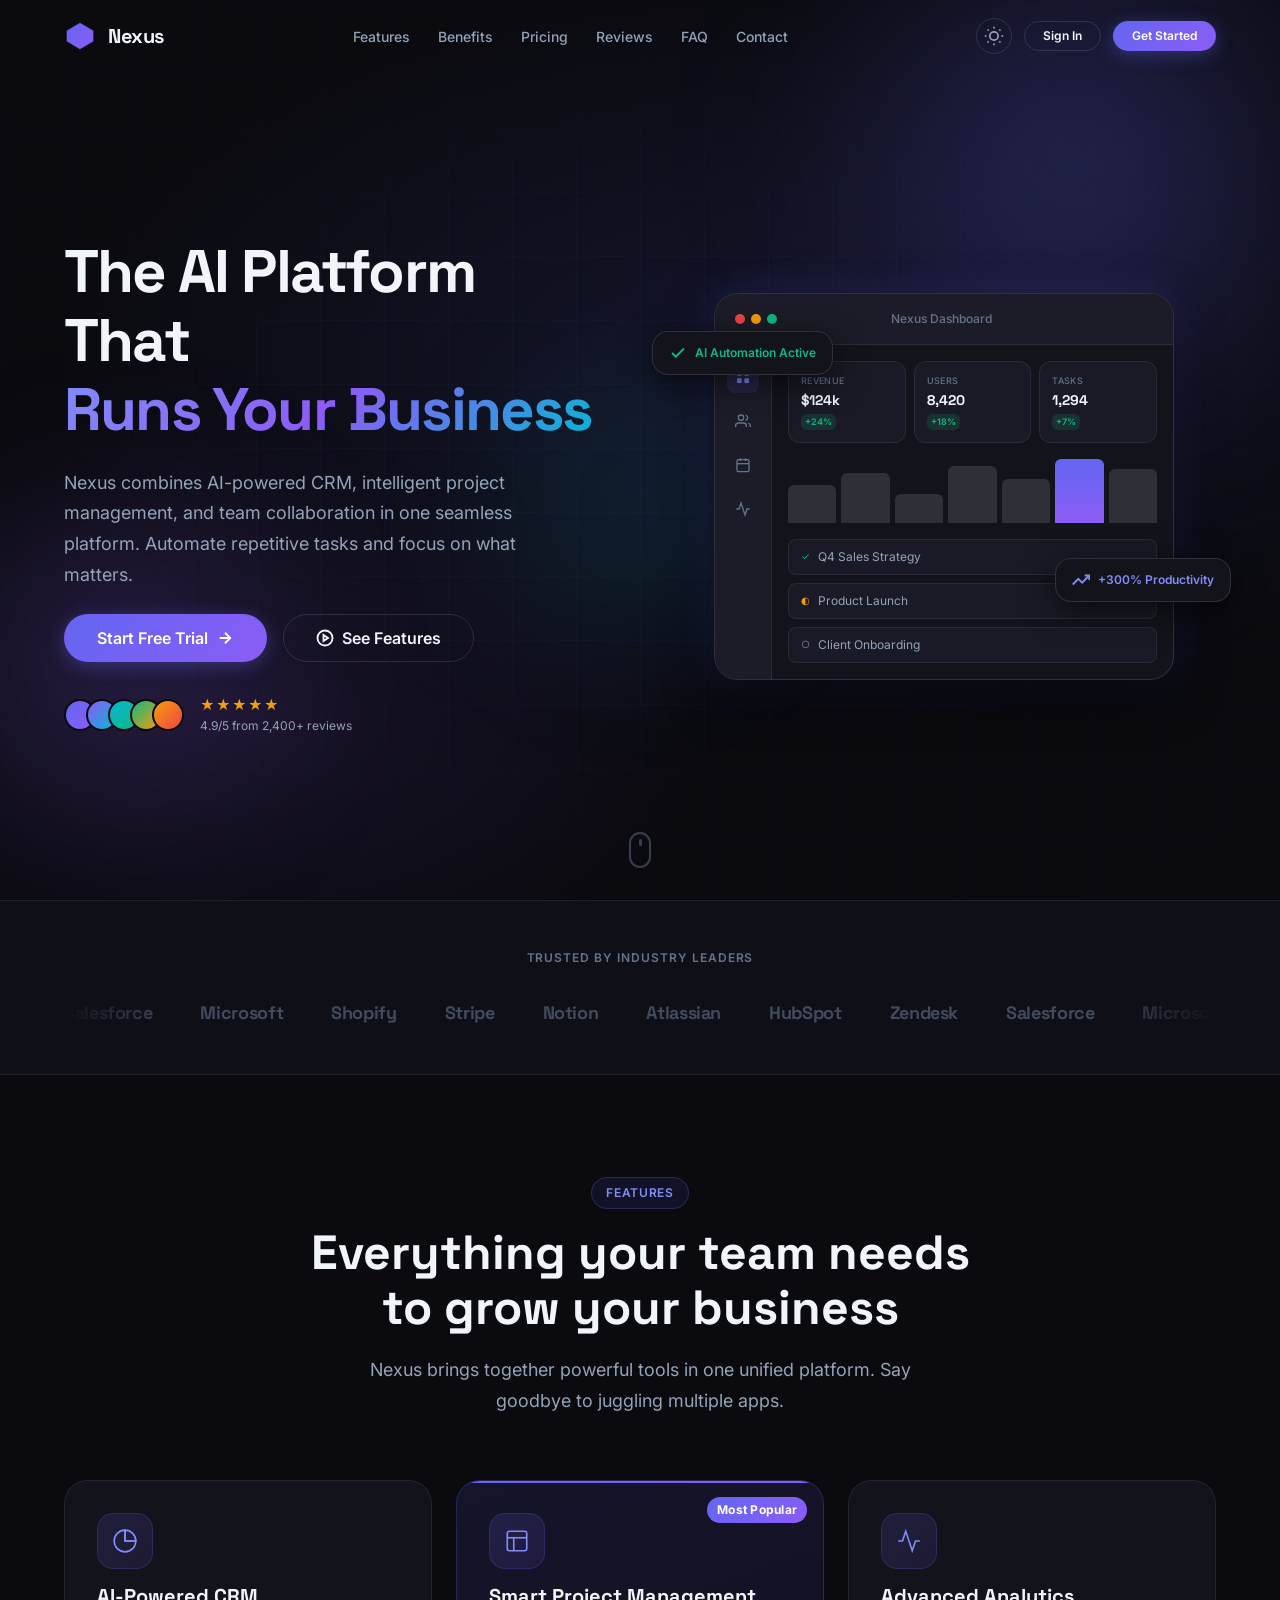
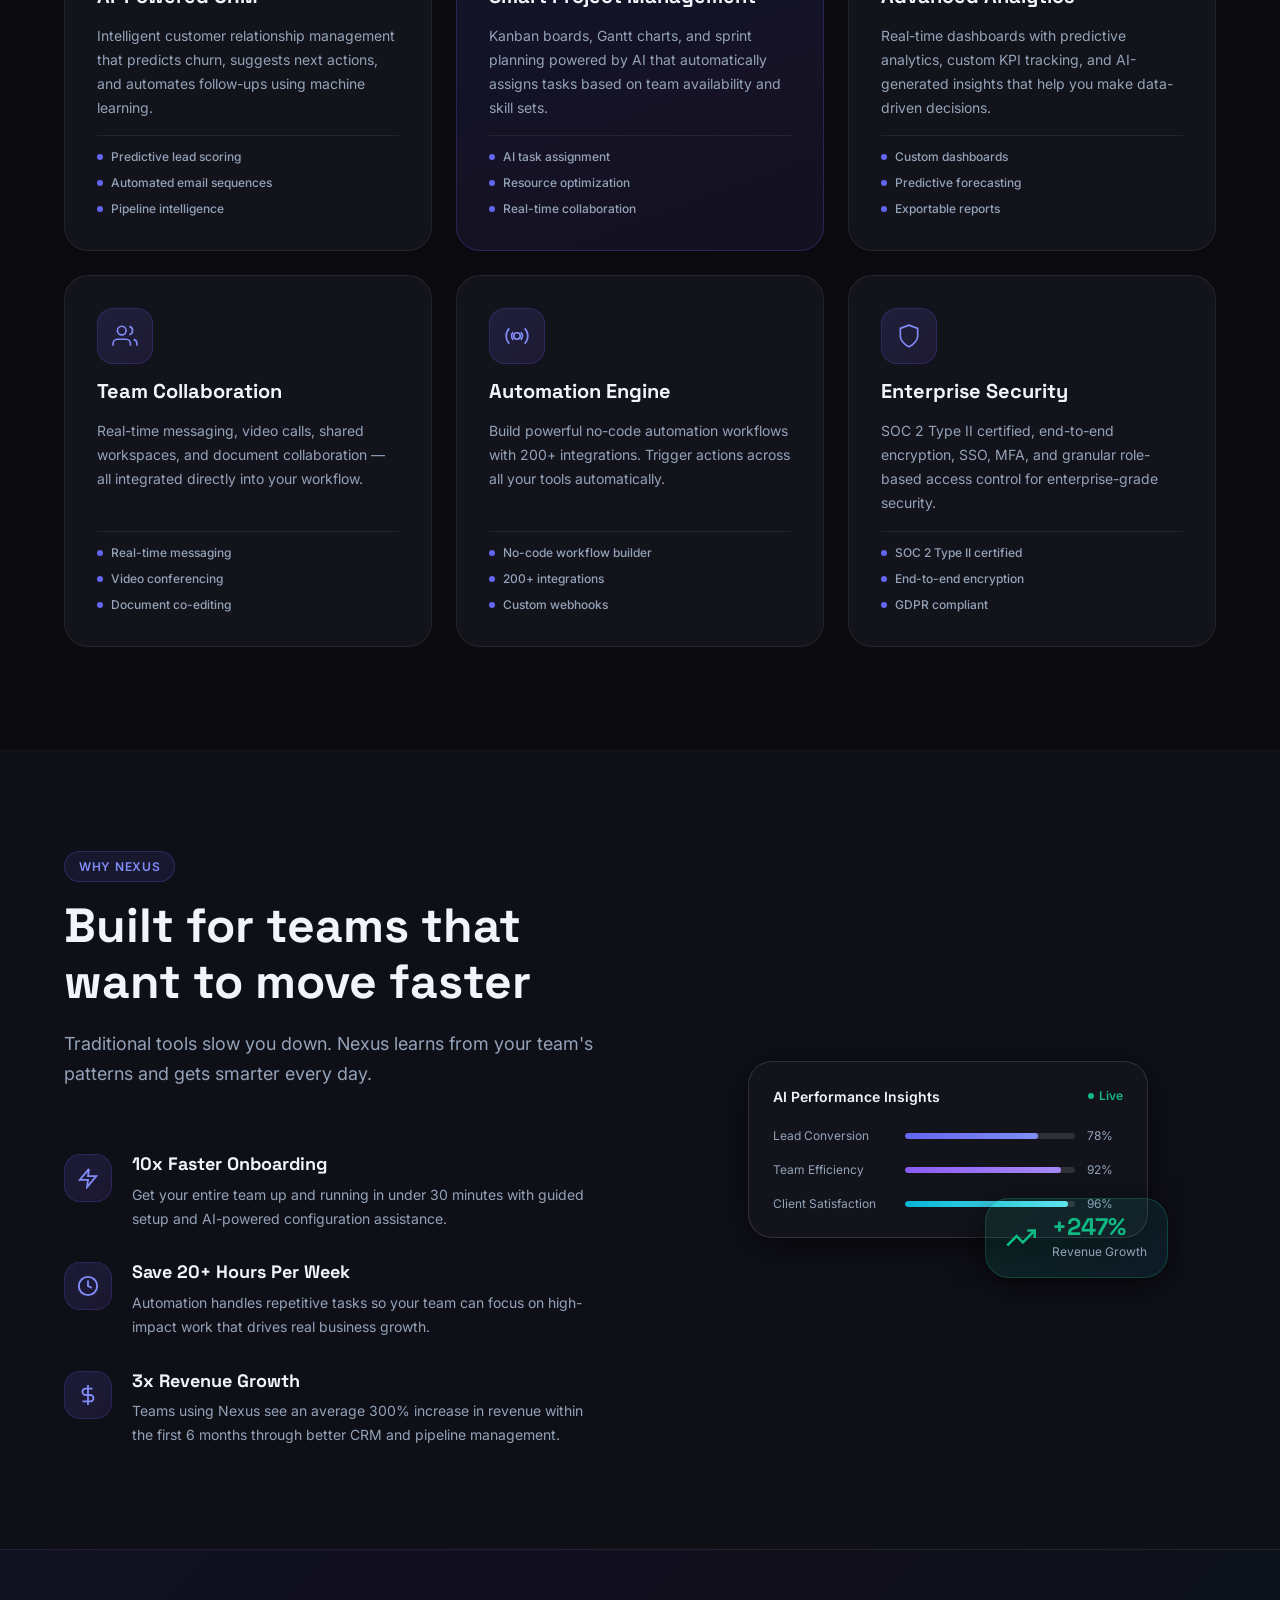
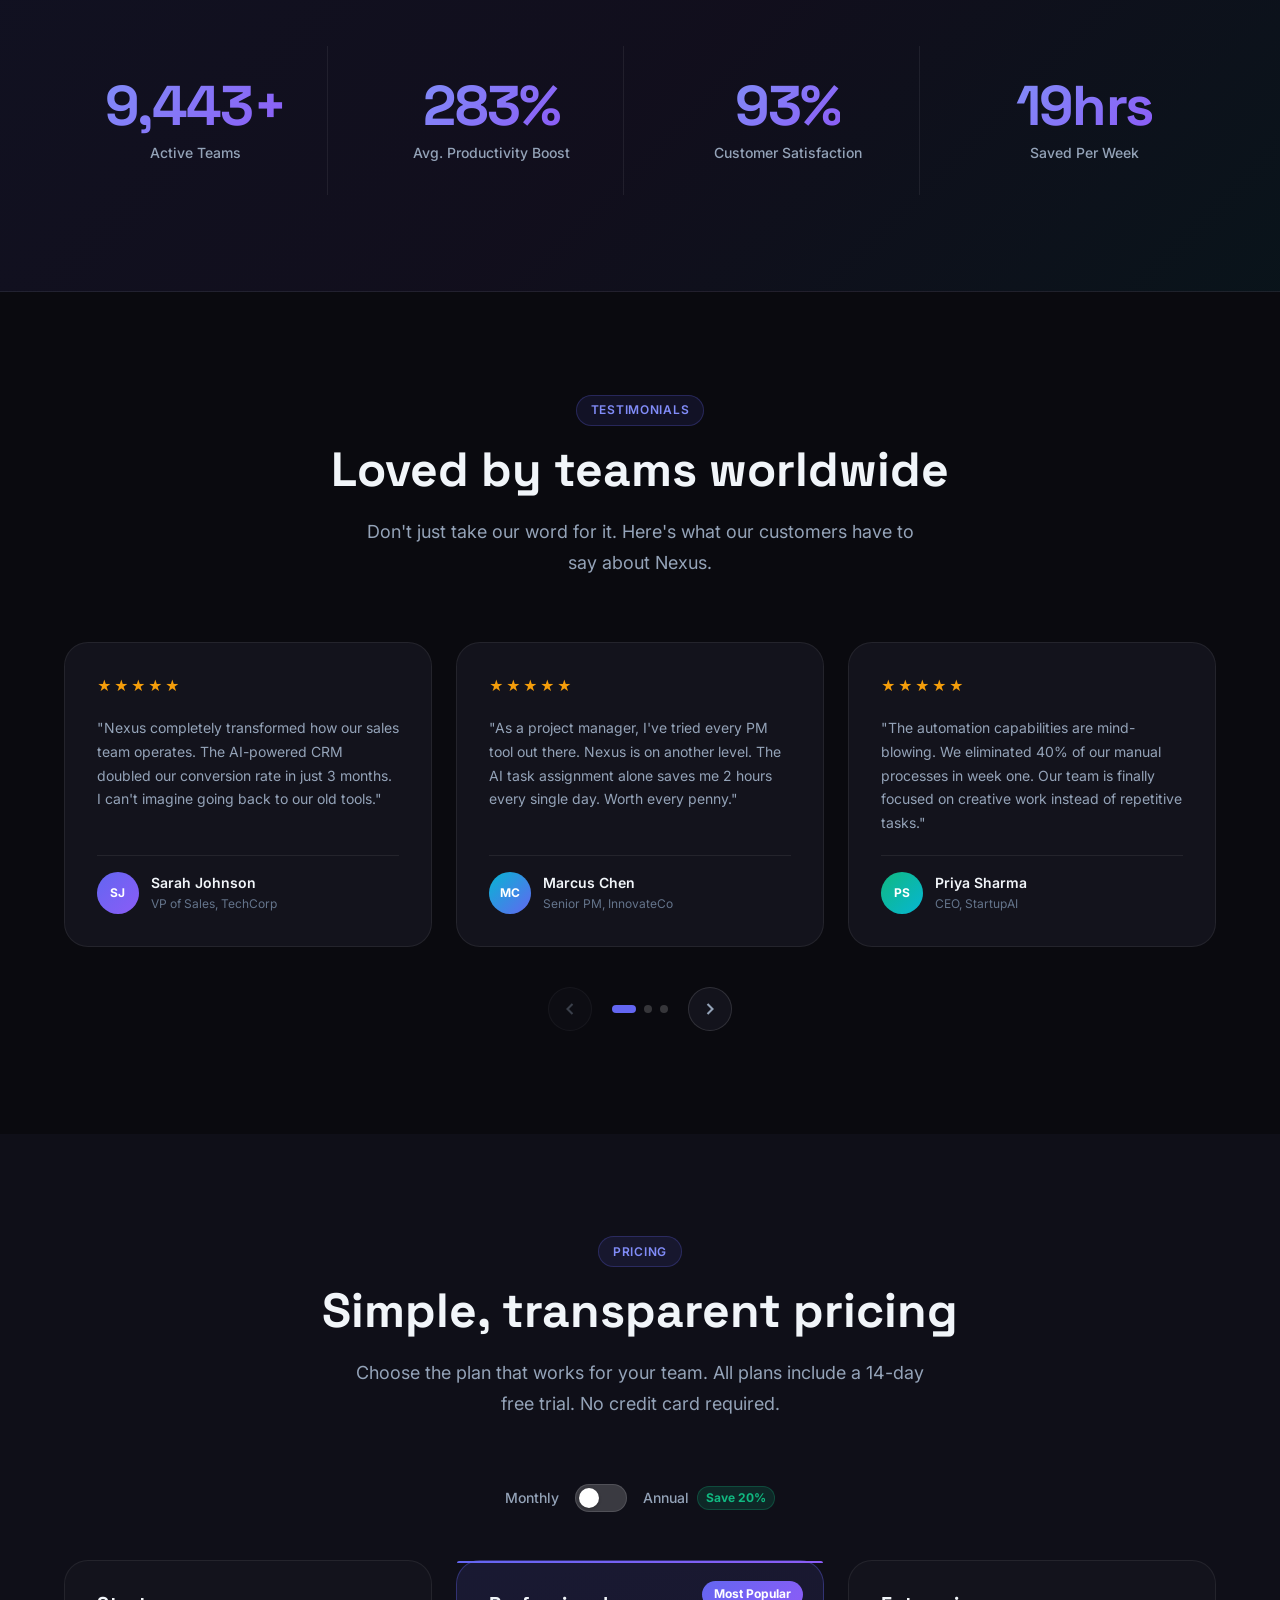
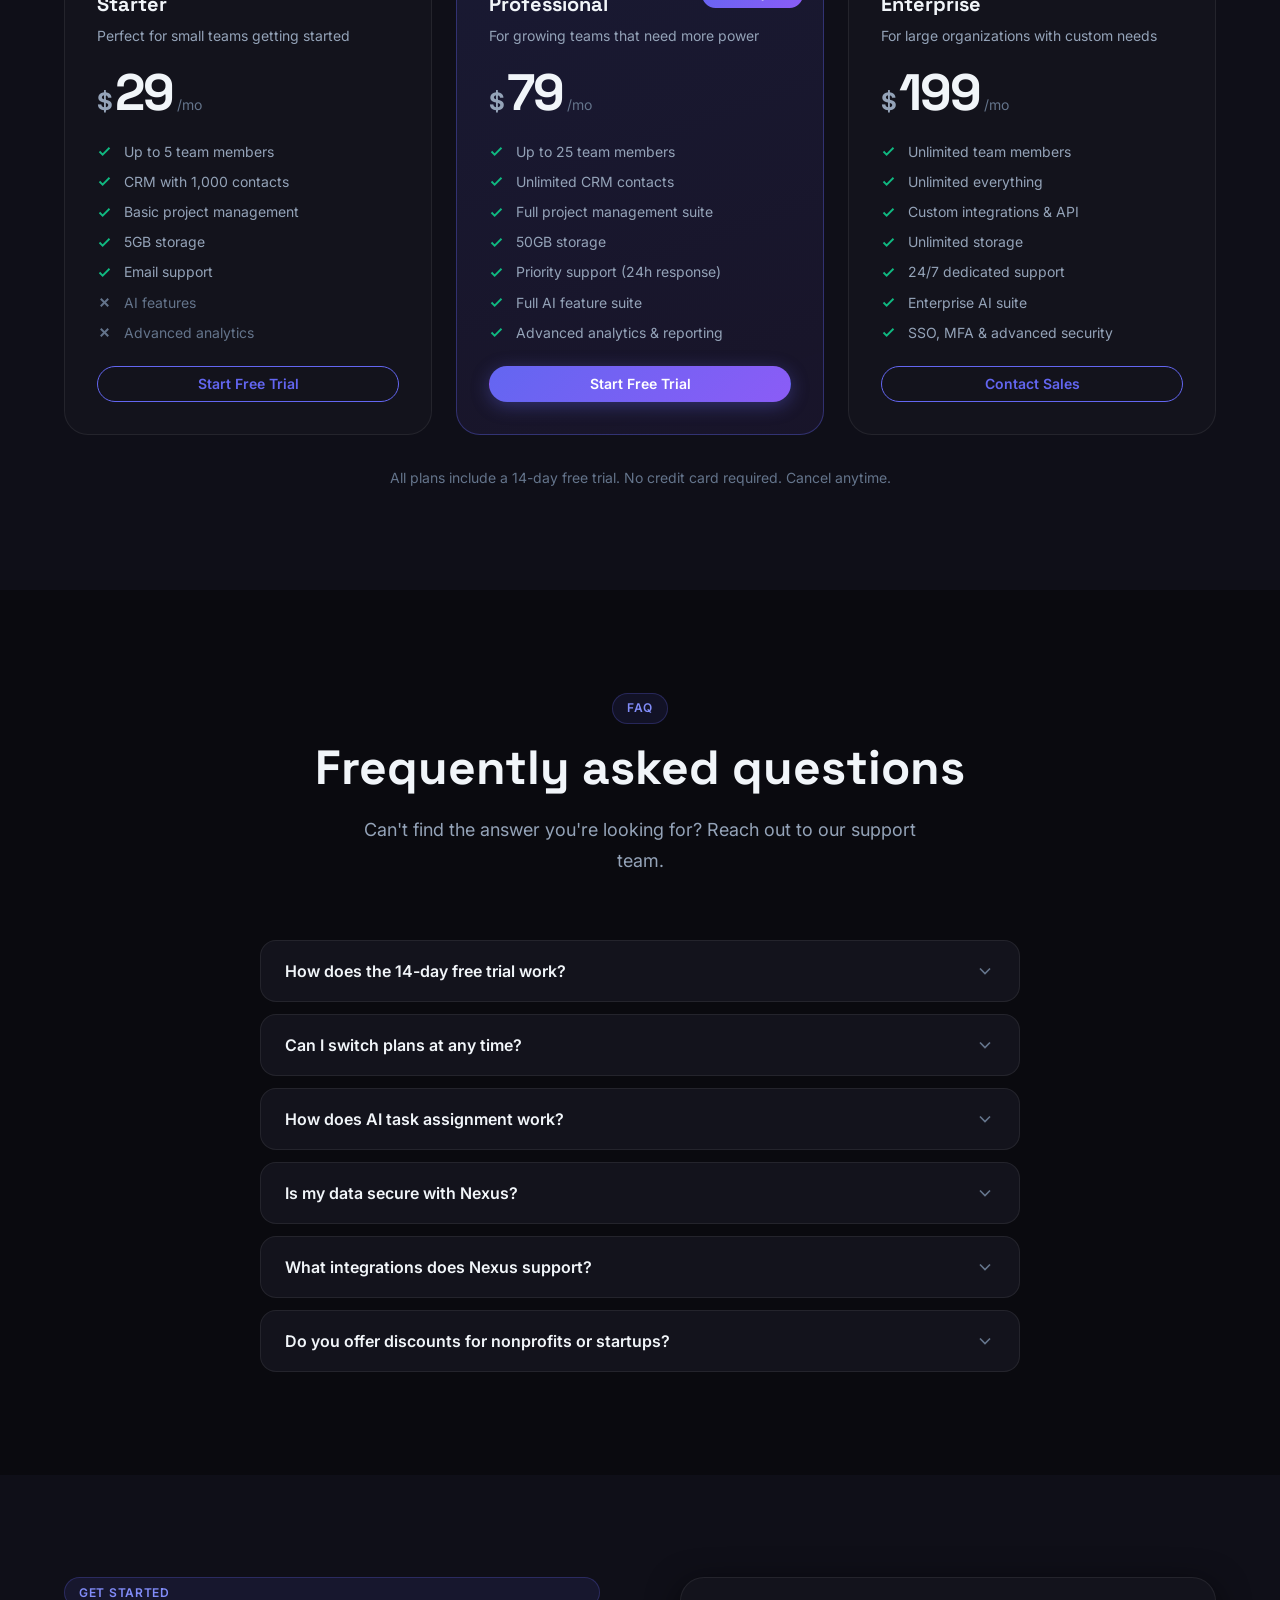
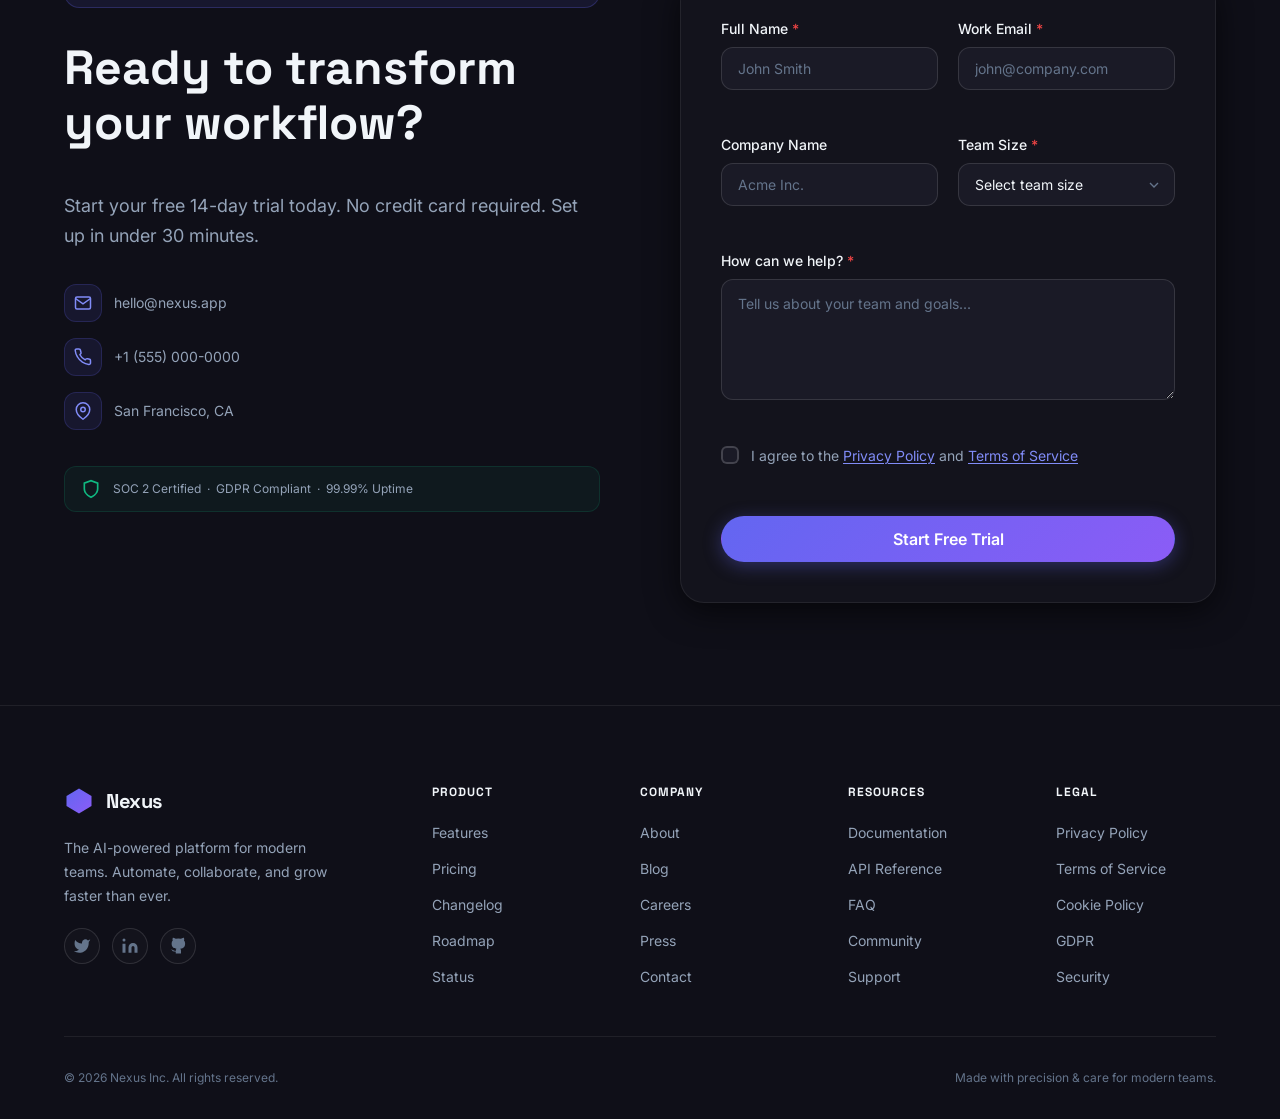
<file: index.html>
﻿<!DOCTYPE html>
<html lang="en" data-theme="dark">
<head>
  <meta charset="UTF-8">
  <meta name="viewport" content="width=device-width, initial-scale=1.0">
  <title>Nexus — AI-Powered CRM &amp; Project Management Platform</title>
  <meta name="description" content="Nexus is an AI-powered SaaS platform combining CRM, project management, and team collaboration. Boost productivity by 300% with intelligent automation.">
  <meta name="keywords" content="AI SaaS, CRM, project management, team collaboration, automation, productivity, artificial intelligence">
  <meta name="author" content="Nexus Inc.">
  <meta name="robots" content="index, follow">
  <link rel="canonical" href="https://nexus.app">
  <meta property="og:type" content="website">
  <meta property="og:url" content="https://nexus.app">
  <meta property="og:title" content="Nexus — AI-Powered CRM &amp; Project Management Platform">
  <meta property="og:description" content="Transform your workflow with AI-powered automation. The all-in-one platform for modern teams.">
  <meta property="og:image" content="https://nexus.app/assets/og-image.jpg">
  <meta property="og:image:width" content="1200">
  <meta property="og:image:height" content="630">
  <meta property="og:site_name" content="Nexus">
  <meta property="og:locale" content="en_US">
  <meta name="twitter:card" content="summary_large_image">
  <meta name="twitter:site" content="@nexusapp">
  <meta name="twitter:creator" content="@nexusapp">
  <meta name="twitter:title" content="Nexus — AI-Powered CRM &amp; Project Management Platform">
  <meta name="twitter:description" content="Transform your workflow with AI-powered automation. The all-in-one platform for modern teams.">
  <meta name="twitter:image" content="https://nexus.app/assets/og-image.jpg">
  <link rel="icon" type="image/svg+xml" href="assets/favicon.svg">
  <meta name="theme-color" content="#6366f1">
  <link rel="preconnect" href="https://fonts.googleapis.com">
  <link rel="preconnect" href="https://fonts.gstatic.com" crossorigin>
  <link rel="stylesheet" href="https://fonts.googleapis.com/css2?family=Inter:wght@300;400;500;600;700;800;900&family=Space+Grotesk:wght@400;500;600;700&display=swap">
  <link rel="stylesheet" href="style.css">
  <script type="application/ld+json">
  {
    "@context": "https://schema.org",
    "@type": "SoftwareApplication",
    "name": "Nexus",
    "applicationCategory": "BusinessApplication",
    "operatingSystem": "Web",
    "offers": {
      "@type": "Offer",
      "price": "29",
      "priceCurrency": "USD"
    },
    "description": "AI-powered CRM and project management platform for modern teams",
    "url": "https://nexus.app",
    "aggregateRating": {
      "@type": "AggregateRating",
      "ratingValue": "4.9",
      "reviewCount": "2400"
    },
    "provider": {
      "@type": "Organization",
      "name": "Nexus Inc.",
      "url": "https://nexus.app"
    }
  }
  </script>
</head>
<body>

<a class="skip-link" href="#main-content">Skip to main content</a>

<svg xmlns="http://www.w3.org/2000/svg" aria-hidden="true" focusable="false" style="display:none">
  <defs>
    <symbol id="icon-check" viewBox="0 0 24 24" fill="none" stroke="currentColor">
      <polyline points="20 6 9 17 4 12"/>
    </symbol>
    <symbol id="icon-cross" viewBox="0 0 24 24" fill="none" stroke="currentColor">
      <line x1="18" y1="6" x2="6" y2="18"/>
      <line x1="6" y1="6" x2="18" y2="18"/>
    </symbol>
    <symbol id="icon-chevron-down" viewBox="0 0 24 24" fill="none" stroke="currentColor">
      <polyline points="6 9 12 15 18 9"/>
    </symbol>
    <symbol id="icon-chevron-left" viewBox="0 0 24 24" fill="none" stroke="currentColor">
      <polyline points="15 18 9 12 15 6"/>
    </symbol>
    <symbol id="icon-chevron-right" viewBox="0 0 24 24" fill="none" stroke="currentColor">
      <polyline points="9 18 15 12 9 6"/>
    </symbol>
    <symbol id="icon-arrow-right" viewBox="0 0 24 24" fill="none" stroke="currentColor">
      <line x1="5" y1="12" x2="19" y2="12"/>
      <polyline points="12 5 19 12 12 19"/>
    </symbol>
    <symbol id="icon-play" viewBox="0 0 24 24" fill="none" stroke="currentColor">
      <circle cx="12" cy="12" r="10"/>
      <polygon points="10 8 16 12 10 16 10 8"/>
    </symbol>
    <symbol id="icon-trend-up" viewBox="0 0 24 24" fill="none" stroke="currentColor">
      <polyline points="23 6 13.5 15.5 8.5 10.5 1 18"/>
      <polyline points="17 6 23 6 23 12"/>
    </symbol>
  </defs>
</svg>

  <div id="loader" class="loader" role="status" aria-label="Loading page">
    <div class="loader__inner">
      <div class="loader__logo">
        <svg width="52" height="52" viewBox="0 0 48 48" fill="none" aria-hidden="true">
          <path d="M24 4L44 16V32L24 44L4 32V16L24 4Z" fill="url(#loaderGrad)"/>
          <defs>
            <linearGradient id="loaderGrad" x1="4" y1="4" x2="44" y2="44" gradientUnits="userSpaceOnUse">
              <stop offset="0%" stop-color="#6366f1"/>
              <stop offset="100%" stop-color="#8b5cf6"/>
            </linearGradient>
          </defs>
        </svg>
      </div>
      <div class="loader__bar" aria-hidden="true">
        <div class="loader__progress"></div>
      </div>
    </div>
  </div>

  <header class="header" id="header" role="banner">
    <nav class="nav container" aria-label="Main navigation">
      <a href="#" class="logo-link" aria-label="Nexus — Go to homepage">
        <svg class="logo-icon" width="32" height="32" viewBox="0 0 48 48" fill="none" aria-hidden="true">
          <path d="M24 4L44 16V32L24 44L4 32V16L24 4Z" fill="url(#navGrad)"/>
          <defs>
            <linearGradient id="navGrad" x1="4" y1="4" x2="44" y2="44" gradientUnits="userSpaceOnUse">
              <stop offset="0%" stop-color="#6366f1"/>
              <stop offset="100%" stop-color="#8b5cf6"/>
            </linearGradient>
          </defs>
        </svg>
        <span class="logo-name">Nexus</span>
      </a>

      <ul class="nav__menu" id="navMenu">
        <li><a href="#features" class="nav__link">Features</a></li>
        <li><a href="#benefits" class="nav__link">Benefits</a></li>
        <li><a href="#pricing" class="nav__link">Pricing</a></li>
        <li><a href="#testimonials" class="nav__link">Reviews</a></li>
        <li><a href="#faq" class="nav__link">FAQ</a></li>
        <li><a href="#contact" class="nav__link">Contact</a></li>
      </ul>

      <div class="nav__actions">
        <button class="theme-toggle" id="themeToggle" aria-label="Switch to light theme" type="button">
          <svg class="theme-toggle__sun" width="20" height="20" viewBox="0 0 24 24" fill="none" stroke="currentColor" stroke-width="2" aria-hidden="true">
            <circle cx="12" cy="12" r="5"/>
            <line x1="12" y1="1" x2="12" y2="3"/><line x1="12" y1="21" x2="12" y2="23"/>
            <line x1="4.22" y1="4.22" x2="5.64" y2="5.64"/><line x1="18.36" y1="18.36" x2="19.78" y2="19.78"/>
            <line x1="1" y1="12" x2="3" y2="12"/><line x1="21" y1="12" x2="23" y2="12"/>
            <line x1="4.22" y1="19.78" x2="5.64" y2="18.36"/><line x1="18.36" y1="5.64" x2="19.78" y2="4.22"/>
          </svg>
          <svg class="theme-toggle__moon" width="20" height="20" viewBox="0 0 24 24" fill="none" stroke="currentColor" stroke-width="2" aria-hidden="true">
            <path d="M21 12.79A9 9 0 1 1 11.21 3 7 7 0 0 0 21 12.79z"/>
          </svg>
        </button>
        <a href="#" class="btn btn--ghost btn--sm">Sign In</a>
        <a href="#contact" class="btn btn--primary btn--sm">Get Started</a>
      </div>

      <button class="nav__hamburger" id="hamburger" aria-label="Open mobile menu" aria-expanded="false" aria-controls="navMenu" type="button">
        <span class="nav__hamburger-line"></span>
        <span class="nav__hamburger-line"></span>
        <span class="nav__hamburger-line"></span>
      </button>
    </nav>
  </header>

  <main id="main-content">

    <section class="hero" id="hero" aria-labelledby="hero-heading">
      <div class="hero__bg" aria-hidden="true">
        <div class="hero__gradient"></div>
        <div class="hero__grid"></div>
        <div class="hero__orbs">
          <div class="hero__orb hero__orb--1"></div>
          <div class="hero__orb hero__orb--2"></div>
          <div class="hero__orb hero__orb--3"></div>
        </div>
      </div>
      <div class="container hero__container">
        <div class="hero__content">
          <h1 class="hero__title reveal-up" id="hero-heading">
            The AI Platform That<br>
            <span class="hero__title-gradient">Runs Your Business</span>
          </h1>
          <p class="hero__subtitle reveal-up">
            Nexus combines AI-powered CRM, intelligent project management, and team collaboration in one seamless platform. Automate repetitive tasks and focus on what matters.
          </p>
          <div class="hero__cta reveal-up">
            <a href="#contact" class="btn btn--primary btn--lg">
              Start Free Trial
              <svg width="18" height="18" stroke-width="2.5" aria-hidden="true"><use href="#icon-arrow-right"/></svg>
            </a>
            <a href="#features" class="btn btn--ghost btn--lg">
              <svg width="18" height="18" stroke-width="2.5" aria-hidden="true"><use href="#icon-play"/></svg>
              See Features
            </a>
          </div>
          <div class="hero__trust reveal-up">
            <div class="hero__trust-avatars" aria-hidden="true">
              <div class="hero__avatar"></div>
              <div class="hero__avatar"></div>
              <div class="hero__avatar"></div>
              <div class="hero__avatar"></div>
              <div class="hero__avatar"></div>
            </div>
            <div class="hero__trust-text">
              <div class="hero__stars" aria-label="Rated 4.9 out of 5 stars">★★★★★</div>
              <span>4.9/5 from 2,400+ reviews</span>
            </div>
          </div>
        </div>

        <div class="hero__visual reveal-right" aria-hidden="true">
          <div class="hero__floating-cards">
            <div class="hero__float-card hero__float-card--1">
              <svg width="18" height="18" stroke-width="2.5" aria-hidden="true"><use href="#icon-check"/></svg>
              <span>AI Automation Active</span>
            </div>
            <div class="hero__float-card hero__float-card--2">
              <svg width="18" height="18" stroke-width="2.5" aria-hidden="true"><use href="#icon-trend-up"/></svg>
              <span>+300% Productivity</span>
            </div>
          </div>
          <div class="hero__dashboard">
            <div class="hero__dashboard-header">
              <div class="hero__dashboard-dots">
                <span></span><span></span><span></span>
              </div>
              <span class="hero__dashboard-title">Nexus Dashboard</span>
            </div>
            <div class="hero__dashboard-body">
              <div class="hero__dashboard-sidebar">
                <div class="hero__nav-item hero__nav-item--active">
                  <svg width="16" height="16" viewBox="0 0 24 24" fill="currentColor"><rect x="3" y="3" width="7" height="7" rx="1"/><rect x="14" y="3" width="7" height="7" rx="1"/><rect x="3" y="14" width="7" height="7" rx="1"/><rect x="14" y="14" width="7" height="7" rx="1"/></svg>
                </div>
                <div class="hero__nav-item">
                  <svg width="16" height="16" viewBox="0 0 24 24" fill="none" stroke="currentColor" stroke-width="2"><path d="M17 21v-2a4 4 0 0 0-4-4H5a4 4 0 0 0-4 4v2"/><circle cx="9" cy="7" r="4"/><path d="M23 21v-2a4 4 0 0 0-3-3.87"/><path d="M16 3.13a4 4 0 0 1 0 7.75"/></svg>
                </div>
                <div class="hero__nav-item">
                  <svg width="16" height="16" viewBox="0 0 24 24" fill="none" stroke="currentColor" stroke-width="2"><rect x="3" y="4" width="18" height="18" rx="2"/><line x1="16" y1="2" x2="16" y2="6"/><line x1="8" y1="2" x2="8" y2="6"/><line x1="3" y1="10" x2="21" y2="10"/></svg>
                </div>
                <div class="hero__nav-item">
                  <svg width="16" height="16" viewBox="0 0 24 24" fill="none" stroke="currentColor" stroke-width="2"><polyline points="22 12 18 12 15 21 9 3 6 12 2 12"/></svg>
                </div>
              </div>
              <div class="hero__dashboard-main">
                <div class="hero__stat-cards">
                  <div class="hero__stat-card">
                    <span class="hero__stat-label">Revenue</span>
                    <span class="hero__stat-value">$124k</span>
                    <span class="hero__stat-change hero__stat-change--up">+24%</span>
                  </div>
                  <div class="hero__stat-card">
                    <span class="hero__stat-label">Users</span>
                    <span class="hero__stat-value">8,420</span>
                    <span class="hero__stat-change hero__stat-change--up">+18%</span>
                  </div>
                  <div class="hero__stat-card">
                    <span class="hero__stat-label">Tasks</span>
                    <span class="hero__stat-value">1,294</span>
                    <span class="hero__stat-change hero__stat-change--up">+7%</span>
                  </div>
                </div>
                <div class="hero__chart">
                  <div class="hero__chart-bars">
                    <div class="hero__bar"></div>
                    <div class="hero__bar"></div>
                    <div class="hero__bar"></div>
                    <div class="hero__bar"></div>
                    <div class="hero__bar"></div>
                    <div class="hero__bar hero__bar--active"></div>
                    <div class="hero__bar"></div>
                  </div>
                </div>
                <div class="hero__tasks">
                  <div class="hero__task hero__task--done">
                    <span class="hero__task-check">✓</span>
                    <span>Q4 Sales Strategy</span>
                  </div>
                  <div class="hero__task hero__task--progress">
                    <span class="hero__task-check">◐</span>
                    <span>Product Launch</span>
                  </div>
                  <div class="hero__task">
                    <span class="hero__task-check">○</span>
                    <span>Client Onboarding</span>
                  </div>
                </div>
              </div>
            </div>
          </div>
        </div>
      </div>
      <div class="hero__scroll-indicator" aria-hidden="true">
        <div class="hero__scroll-mouse">
          <div class="hero__scroll-wheel"></div>
        </div>
      </div>
    </section>

    <section class="logos" aria-label="Trusted by leading companies">
      <div class="container">
        <p class="logos__label">Trusted by industry leaders</p>
        <div class="logos__track" aria-hidden="true">
          <div class="logos__list">
            <div class="logos__item">Salesforce</div>
            <div class="logos__item">Microsoft</div>
            <div class="logos__item">Shopify</div>
            <div class="logos__item">Stripe</div>
            <div class="logos__item">Notion</div>
            <div class="logos__item">Atlassian</div>
            <div class="logos__item">HubSpot</div>
            <div class="logos__item">Zendesk</div>
            <div class="logos__item">Salesforce</div>
            <div class="logos__item">Microsoft</div>
            <div class="logos__item">Shopify</div>
            <div class="logos__item">Stripe</div>
            <div class="logos__item">Notion</div>
            <div class="logos__item">Atlassian</div>
          </div>
        </div>
      </div>
    </section>

    <section class="features" id="features" aria-labelledby="features-heading">
      <div class="container">
        <header class="section-header reveal-up">
          <span class="section-badge">Features</span>
          <h2 class="section-title" id="features-heading">Everything your team needs<br>to grow your business</h2>
          <p class="section-subtitle">Nexus brings together powerful tools in one unified platform. Say goodbye to juggling multiple apps.</p>
        </header>
        <div class="features__grid">
          <article class="feature-card reveal-up">
            <div class="feature-card__icon">
              <svg width="26" height="26" viewBox="0 0 24 24" fill="none" stroke="currentColor" stroke-width="1.5" aria-hidden="true"><path d="M12 2a10 10 0 1 0 10 10H12V2z"/><path d="M22 12A10 10 0 0 0 12 2v10h10z"/></svg>
            </div>
            <h3 class="feature-card__title">AI-Powered CRM</h3>
            <p class="feature-card__desc">Intelligent customer relationship management that predicts churn, suggests next actions, and automates follow-ups using machine learning.</p>
            <ul class="feature-card__list" role="list">
              <li>Predictive lead scoring</li>
              <li>Automated email sequences</li>
              <li>Pipeline intelligence</li>
            </ul>
          </article>
          <article class="feature-card feature-card--featured reveal-up">
            <div class="feature-card__badge">Most Popular</div>
            <div class="feature-card__icon">
              <svg width="26" height="26" viewBox="0 0 24 24" fill="none" stroke="currentColor" stroke-width="1.5" aria-hidden="true"><rect x="3" y="3" width="18" height="18" rx="2"/><line x1="3" y1="9" x2="21" y2="9"/><line x1="9" y1="21" x2="9" y2="9"/></svg>
            </div>
            <h3 class="feature-card__title">Smart Project Management</h3>
            <p class="feature-card__desc">Kanban boards, Gantt charts, and sprint planning powered by AI that automatically assigns tasks based on team availability and skill sets.</p>
            <ul class="feature-card__list" role="list">
              <li>AI task assignment</li>
              <li>Resource optimization</li>
              <li>Real-time collaboration</li>
            </ul>
          </article>
          <article class="feature-card reveal-up">
            <div class="feature-card__icon">
              <svg width="26" height="26" viewBox="0 0 24 24" fill="none" stroke="currentColor" stroke-width="1.5" aria-hidden="true"><polyline points="22 12 18 12 15 21 9 3 6 12 2 12"/></svg>
            </div>
            <h3 class="feature-card__title">Advanced Analytics</h3>
            <p class="feature-card__desc">Real-time dashboards with predictive analytics, custom KPI tracking, and AI-generated insights that help you make data-driven decisions.</p>
            <ul class="feature-card__list" role="list">
              <li>Custom dashboards</li>
              <li>Predictive forecasting</li>
              <li>Exportable reports</li>
            </ul>
          </article>
          <article class="feature-card reveal-up">
            <div class="feature-card__icon">
              <svg width="26" height="26" viewBox="0 0 24 24" fill="none" stroke="currentColor" stroke-width="1.5" aria-hidden="true"><path d="M17 21v-2a4 4 0 0 0-4-4H5a4 4 0 0 0-4 4v2"/><circle cx="9" cy="7" r="4"/><path d="M23 21v-2a4 4 0 0 0-3-3.87"/><path d="M16 3.13a4 4 0 0 1 0 7.75"/></svg>
            </div>
            <h3 class="feature-card__title">Team Collaboration</h3>
            <p class="feature-card__desc">Real-time messaging, video calls, shared workspaces, and document collaboration — all integrated directly into your workflow.</p>
            <ul class="feature-card__list" role="list">
              <li>Real-time messaging</li>
              <li>Video conferencing</li>
              <li>Document co-editing</li>
            </ul>
          </article>
          <article class="feature-card reveal-up">
            <div class="feature-card__icon">
              <svg width="26" height="26" viewBox="0 0 24 24" fill="none" stroke="currentColor" stroke-width="1.5" aria-hidden="true"><circle cx="12" cy="12" r="3"/><path d="M19.07 4.93a10 10 0 0 1 0 14.14M4.93 4.93a10 10 0 0 0 0 14.14"/><path d="M15.54 8.46a5 5 0 0 1 0 7.07M8.46 8.46a5 5 0 0 0 0 7.07"/></svg>
            </div>
            <h3 class="feature-card__title">Automation Engine</h3>
            <p class="feature-card__desc">Build powerful no-code automation workflows with 200+ integrations. Trigger actions across all your tools automatically.</p>
            <ul class="feature-card__list" role="list">
              <li>No-code workflow builder</li>
              <li>200+ integrations</li>
              <li>Custom webhooks</li>
            </ul>
          </article>
          <article class="feature-card reveal-up">
            <div class="feature-card__icon">
              <svg width="26" height="26" viewBox="0 0 24 24" fill="none" stroke="currentColor" stroke-width="1.5" aria-hidden="true"><path d="M12 22s8-4 8-10V5l-8-3-8 3v7c0 6 8 10 8 10z"/></svg>
            </div>
            <h3 class="feature-card__title">Enterprise Security</h3>
            <p class="feature-card__desc">SOC 2 Type II certified, end-to-end encryption, SSO, MFA, and granular role-based access control for enterprise-grade security.</p>
            <ul class="feature-card__list" role="list">
              <li>SOC 2 Type II certified</li>
              <li>End-to-end encryption</li>
              <li>GDPR compliant</li>
            </ul>
          </article>
        </div>
      </div>
    </section>

    <section class="benefits" id="benefits" aria-labelledby="benefits-heading">
      <div class="container">
        <div class="benefits__layout">
          <div class="benefits__content">
            <header class="section-header section-header--left reveal-up">
              <span class="section-badge">Why Nexus</span>
              <h2 class="section-title" id="benefits-heading">Built for teams that want to move faster</h2>
              <p class="section-subtitle">Traditional tools slow you down. Nexus learns from your team's patterns and gets smarter every day.</p>
            </header>
            <div class="benefits__list reveal-up">
              <div class="benefit-item">
                <div class="benefit-item__icon" aria-hidden="true">
                  <svg width="22" height="22" viewBox="0 0 24 24" fill="none" stroke="currentColor" stroke-width="2"><polyline points="13 2 3 14 12 14 11 22 21 10 12 10 13 2"/></svg>
                </div>
                <div>
                  <h3 class="benefit-item__title">10x Faster Onboarding</h3>
                  <p class="benefit-item__desc">Get your entire team up and running in under 30 minutes with guided setup and AI-powered configuration assistance.</p>
                </div>
              </div>
              <div class="benefit-item">
                <div class="benefit-item__icon" aria-hidden="true">
                  <svg width="22" height="22" viewBox="0 0 24 24" fill="none" stroke="currentColor" stroke-width="2"><circle cx="12" cy="12" r="10"/><polyline points="12 6 12 12 16 14"/></svg>
                </div>
                <div>
                  <h3 class="benefit-item__title">Save 20+ Hours Per Week</h3>
                  <p class="benefit-item__desc">Automation handles repetitive tasks so your team can focus on high-impact work that drives real business growth.</p>
                </div>
              </div>
              <div class="benefit-item">
                <div class="benefit-item__icon" aria-hidden="true">
                  <svg width="22" height="22" viewBox="0 0 24 24" fill="none" stroke="currentColor" stroke-width="2"><line x1="12" y1="1" x2="12" y2="23"/><path d="M17 5H9.5a3.5 3.5 0 0 0 0 7h5a3.5 3.5 0 0 1 0 7H6"/></svg>
                </div>
                <div>
                  <h3 class="benefit-item__title">3x Revenue Growth</h3>
                  <p class="benefit-item__desc">Teams using Nexus see an average 300% increase in revenue within the first 6 months through better CRM and pipeline management.</p>
                </div>
              </div>
            </div>
          </div>
          <div class="benefits__visual reveal-left">
            <div class="benefits__mockup">
              <div class="benefits__mockup-card benefits__mockup-card--main">
                <div class="benefits__mockup-header">
                  <span>AI Performance Insights</span>
                  <span class="benefits__mockup-live">
                    <span class="benefits__live-dot" aria-hidden="true"></span>
                    Live
                  </span>
                </div>
                <div class="benefits__mockup-content">
                  <div class="benefits__progress-item">
                    <span>Lead Conversion</span>
                    <div class="benefits__progress-bar" role="progressbar" aria-valuenow="78" aria-valuemin="0" aria-valuemax="100" aria-label="Lead Conversion 78%">
                      <div class="benefits__progress-fill benefits__progress-fill--1"></div>
                    </div>
                    <span>78%</span>
                  </div>
                  <div class="benefits__progress-item">
                    <span>Team Efficiency</span>
                    <div class="benefits__progress-bar" role="progressbar" aria-valuenow="92" aria-valuemin="0" aria-valuemax="100" aria-label="Team Efficiency 92%">
                      <div class="benefits__progress-fill benefits__progress-fill--2"></div>
                    </div>
                    <span>92%</span>
                  </div>
                  <div class="benefits__progress-item">
                    <span>Client Satisfaction</span>
                    <div class="benefits__progress-bar" role="progressbar" aria-valuenow="96" aria-valuemin="0" aria-valuemax="100" aria-label="Client Satisfaction 96%">
                      <div class="benefits__progress-fill benefits__progress-fill--3"></div>
                    </div>
                    <span>96%</span>
                  </div>
                </div>
              </div>
              <div class="benefits__mockup-card benefits__mockup-card--float">
                <svg width="30" height="30" stroke-width="2" aria-hidden="true"><use href="#icon-trend-up"/></svg>
                <div>
                  <div class="benefits__mockup-stat">+247%</div>
                  <div class="benefits__mockup-stat-label">Revenue Growth</div>
                </div>
              </div>
            </div>
          </div>
        </div>
      </div>
    </section>

    <section class="stats" aria-labelledby="stats-heading">
      <div class="container">
        <h2 class="visually-hidden" id="stats-heading">Platform Statistics</h2>
        <div class="stats__grid">
          <div class="stats__item reveal-up">
            <span class="stats__number" data-count="10000" data-suffix="+">0</span>
            <span class="stats__label">Active Teams</span>
          </div>
          <div class="stats__item reveal-up">
            <span class="stats__number" data-count="300" data-suffix="%">0</span>
            <span class="stats__label">Avg. Productivity Boost</span>
          </div>
          <div class="stats__item reveal-up">
            <span class="stats__number" data-count="98" data-suffix="%">0</span>
            <span class="stats__label">Customer Satisfaction</span>
          </div>
          <div class="stats__item reveal-up">
            <span class="stats__number" data-count="20" data-suffix="hrs">0</span>
            <span class="stats__label">Saved Per Week</span>
          </div>
        </div>
      </div>
    </section>

    <section class="testimonials" id="testimonials" aria-labelledby="testimonials-heading">
      <div class="container">
        <header class="section-header reveal-up">
          <span class="section-badge">Testimonials</span>
          <h2 class="section-title" id="testimonials-heading">Loved by teams worldwide</h2>
          <p class="section-subtitle">Don't just take our word for it. Here's what our customers have to say about Nexus.</p>
        </header>
        <div class="testimonials__slider" role="region" aria-label="Customer testimonials">
          <div class="testimonials__track" id="testimonialsTrack">
            <article class="testimonial-card">
              <div class="testimonial-card__rating" aria-label="5 out of 5 stars">★★★★★</div>
              <blockquote class="testimonial-card__quote">
                "Nexus completely transformed how our sales team operates. The AI-powered CRM doubled our conversion rate in just 3 months. I can't imagine going back to our old tools."
              </blockquote>
              <div class="testimonial-card__author">
                <div class="testimonial-card__avatar" aria-hidden="true">SJ</div>
                <div>
                  <div class="testimonial-card__name">Sarah Johnson</div>
                  <div class="testimonial-card__role">VP of Sales, TechCorp</div>
                </div>
              </div>
            </article>
            <article class="testimonial-card">
              <div class="testimonial-card__rating" aria-label="5 out of 5 stars">★★★★★</div>
              <blockquote class="testimonial-card__quote">
                "As a project manager, I've tried every PM tool out there. Nexus is on another level. The AI task assignment alone saves me 2 hours every single day. Worth every penny."
              </blockquote>
              <div class="testimonial-card__author">
                <div class="testimonial-card__avatar" aria-hidden="true">MC</div>
                <div>
                  <div class="testimonial-card__name">Marcus Chen</div>
                  <div class="testimonial-card__role">Senior PM, InnovateCo</div>
                </div>
              </div>
            </article>
            <article class="testimonial-card">
              <div class="testimonial-card__rating" aria-label="5 out of 5 stars">★★★★★</div>
              <blockquote class="testimonial-card__quote">
                "The automation capabilities are mind-blowing. We eliminated 40% of our manual processes in week one. Our team is finally focused on creative work instead of repetitive tasks."
              </blockquote>
              <div class="testimonial-card__author">
                <div class="testimonial-card__avatar" aria-hidden="true">PS</div>
                <div>
                  <div class="testimonial-card__name">Priya Sharma</div>
                  <div class="testimonial-card__role">CEO, StartupAI</div>
                </div>
              </div>
            </article>
            <article class="testimonial-card">
              <div class="testimonial-card__rating" aria-label="5 out of 5 stars">★★★★★</div>
              <blockquote class="testimonial-card__quote">
                "Enterprise security, beautiful UI, and incredible AI features — Nexus is the complete package. Our 500-person team onboarded seamlessly in under a day."
              </blockquote>
              <div class="testimonial-card__author">
                <div class="testimonial-card__avatar" aria-hidden="true">JR</div>
                <div>
                  <div class="testimonial-card__name">James Rivera</div>
                  <div class="testimonial-card__role">CTO, Enterprise Solutions</div>
                </div>
              </div>
            </article>
            <article class="testimonial-card">
              <div class="testimonial-card__rating" aria-label="5 out of 5 stars">★★★★★</div>
              <blockquote class="testimonial-card__quote">
                "The analytics dashboard gives us insights we never had before. We can now predict customer churn before it happens and proactively reach out. Game-changing product."
              </blockquote>
              <div class="testimonial-card__author">
                <div class="testimonial-card__avatar" aria-hidden="true">EW</div>
                <div>
                  <div class="testimonial-card__name">Emma Williams</div>
                  <div class="testimonial-card__role">Head of Growth, ScaleUp</div>
                </div>
              </div>
            </article>
          </div>
        </div>
        <div class="testimonials__controls">
          <button class="testimonials__btn" id="prevBtn" aria-label="Previous testimonials" type="button">
            <svg width="20" height="20" stroke-width="2.5" aria-hidden="true"><use href="#icon-chevron-left"/></svg>
          </button>
          <div class="testimonials__dots" id="testimonialDots" role="tablist" aria-label="Testimonial slides"></div>
          <button class="testimonials__btn" id="nextBtn" aria-label="Next testimonials" type="button">
            <svg width="20" height="20" stroke-width="2.5" aria-hidden="true"><use href="#icon-chevron-right"/></svg>
          </button>
        </div>
      </div>
    </section>

    <section class="pricing" id="pricing" aria-labelledby="pricing-heading">
      <div class="container">
        <header class="section-header reveal-up">
          <span class="section-badge">Pricing</span>
          <h2 class="section-title" id="pricing-heading">Simple, transparent pricing</h2>
          <p class="section-subtitle">Choose the plan that works for your team. All plans include a 14-day free trial. No credit card required.</p>
        </header>
        <div class="pricing__toggle reveal-up" role="group" aria-label="Billing period selection">
          <span class="pricing__toggle-label">Monthly</span>
          <button class="pricing__switch" id="pricingSwitch" aria-label="Toggle annual billing for 20% discount" aria-pressed="false" type="button">
            <span class="pricing__switch-thumb" aria-hidden="true"></span>
          </button>
          <span class="pricing__toggle-label">
            Annual
            <span class="pricing__save-badge">Save 20%</span>
          </span>
        </div>
        <div class="pricing__grid">
          <article class="pricing-card reveal-up" aria-label="Starter plan — $29 per month">
            <div class="pricing-card__header">
              <h3 class="pricing-card__name">Starter</h3>
              <p class="pricing-card__desc">Perfect for small teams getting started</p>
              <div class="pricing-card__price">
                <span class="pricing-card__currency">$</span>
                <span class="pricing-card__amount" data-monthly="29" data-annual="23">29</span>
                <span class="pricing-card__period">/mo</span>
              </div>
            </div>
            <ul class="pricing-card__features" role="list">
              <li class="pricing-card__feature">
                <svg width="15" height="15" stroke-width="3" aria-hidden="true"><use href="#icon-check"/></svg>
                Up to 5 team members
              </li>
              <li class="pricing-card__feature">
                <svg width="15" height="15" stroke-width="3" aria-hidden="true"><use href="#icon-check"/></svg>
                CRM with 1,000 contacts
              </li>
              <li class="pricing-card__feature">
                <svg width="15" height="15" stroke-width="3" aria-hidden="true"><use href="#icon-check"/></svg>
                Basic project management
              </li>
              <li class="pricing-card__feature">
                <svg width="15" height="15" stroke-width="3" aria-hidden="true"><use href="#icon-check"/></svg>
                5GB storage
              </li>
              <li class="pricing-card__feature">
                <svg width="15" height="15" stroke-width="3" aria-hidden="true"><use href="#icon-check"/></svg>
                Email support
              </li>
              <li class="pricing-card__feature pricing-card__feature--off">
                <svg width="15" height="15" stroke-width="3" aria-hidden="true"><use href="#icon-cross"/></svg>
                AI features
              </li>
              <li class="pricing-card__feature pricing-card__feature--off">
                <svg width="15" height="15" stroke-width="3" aria-hidden="true"><use href="#icon-cross"/></svg>
                Advanced analytics
              </li>
            </ul>
            <a href="#contact" class="btn btn--outline btn--full">Start Free Trial</a>
          </article>

          <article class="pricing-card pricing-card--featured reveal-up" aria-label="Professional plan — $79 per month, most popular">
            <div class="pricing-card__popular" aria-label="Most popular plan">Most Popular</div>
            <div class="pricing-card__header">
              <h3 class="pricing-card__name">Professional</h3>
              <p class="pricing-card__desc">For growing teams that need more power</p>
              <div class="pricing-card__price">
                <span class="pricing-card__currency">$</span>
                <span class="pricing-card__amount" data-monthly="79" data-annual="63">79</span>
                <span class="pricing-card__period">/mo</span>
              </div>
            </div>
            <ul class="pricing-card__features" role="list">
              <li class="pricing-card__feature">
                <svg width="15" height="15" stroke-width="3" aria-hidden="true"><use href="#icon-check"/></svg>
                Up to 25 team members
              </li>
              <li class="pricing-card__feature">
                <svg width="15" height="15" stroke-width="3" aria-hidden="true"><use href="#icon-check"/></svg>
                Unlimited CRM contacts
              </li>
              <li class="pricing-card__feature">
                <svg width="15" height="15" stroke-width="3" aria-hidden="true"><use href="#icon-check"/></svg>
                Full project management suite
              </li>
              <li class="pricing-card__feature">
                <svg width="15" height="15" stroke-width="3" aria-hidden="true"><use href="#icon-check"/></svg>
                50GB storage
              </li>
              <li class="pricing-card__feature">
                <svg width="15" height="15" stroke-width="3" aria-hidden="true"><use href="#icon-check"/></svg>
                Priority support (24h response)
              </li>
              <li class="pricing-card__feature">
                <svg width="15" height="15" stroke-width="3" aria-hidden="true"><use href="#icon-check"/></svg>
                Full AI feature suite
              </li>
              <li class="pricing-card__feature">
                <svg width="15" height="15" stroke-width="3" aria-hidden="true"><use href="#icon-check"/></svg>
                Advanced analytics &amp; reporting
              </li>
            </ul>
            <a href="#contact" class="btn btn--primary btn--full">Start Free Trial</a>
          </article>

          <article class="pricing-card reveal-up" aria-label="Enterprise plan — $199 per month">
            <div class="pricing-card__header">
              <h3 class="pricing-card__name">Enterprise</h3>
              <p class="pricing-card__desc">For large organizations with custom needs</p>
              <div class="pricing-card__price">
                <span class="pricing-card__currency">$</span>
                <span class="pricing-card__amount" data-monthly="199" data-annual="159">199</span>
                <span class="pricing-card__period">/mo</span>
              </div>
            </div>
            <ul class="pricing-card__features" role="list">
              <li class="pricing-card__feature">
                <svg width="15" height="15" stroke-width="3" aria-hidden="true"><use href="#icon-check"/></svg>
                Unlimited team members
              </li>
              <li class="pricing-card__feature">
                <svg width="15" height="15" stroke-width="3" aria-hidden="true"><use href="#icon-check"/></svg>
                Unlimited everything
              </li>
              <li class="pricing-card__feature">
                <svg width="15" height="15" stroke-width="3" aria-hidden="true"><use href="#icon-check"/></svg>
                Custom integrations &amp; API
              </li>
              <li class="pricing-card__feature">
                <svg width="15" height="15" stroke-width="3" aria-hidden="true"><use href="#icon-check"/></svg>
                Unlimited storage
              </li>
              <li class="pricing-card__feature">
                <svg width="15" height="15" stroke-width="3" aria-hidden="true"><use href="#icon-check"/></svg>
                24/7 dedicated support
              </li>
              <li class="pricing-card__feature">
                <svg width="15" height="15" stroke-width="3" aria-hidden="true"><use href="#icon-check"/></svg>
                Enterprise AI suite
              </li>
              <li class="pricing-card__feature">
                <svg width="15" height="15" stroke-width="3" aria-hidden="true"><use href="#icon-check"/></svg>
                SSO, MFA &amp; advanced security
              </li>
            </ul>
            <a href="#contact" class="btn btn--outline btn--full">Contact Sales</a>
          </article>
        </div>
        <p class="pricing__note reveal-up">All plans include a 14-day free trial. No credit card required. Cancel anytime.</p>
      </div>
    </section>

    <section class="faq" id="faq" aria-labelledby="faq-heading">
      <div class="container">
        <header class="section-header reveal-up">
          <span class="section-badge">FAQ</span>
          <h2 class="section-title" id="faq-heading">Frequently asked questions</h2>
          <p class="section-subtitle">Can't find the answer you're looking for? Reach out to our support team.</p>
        </header>
        <div class="faq__list reveal-up">
          <div class="faq-item">
            <button class="faq-item__question" aria-expanded="false" type="button">
              <span>How does the 14-day free trial work?</span>
              <svg class="faq-item__icon" width="20" height="20" stroke-width="2" aria-hidden="true"><use href="#icon-chevron-down"/></svg>
            </button>
            <div class="faq-item__answer">
              <p>Start your free trial instantly — no credit card required. You'll get full access to all Professional plan features for 14 days. At the end of your trial, choose the plan that fits your team or your account automatically moves to our free tier with no charges.</p>
            </div>
          </div>
          <div class="faq-item">
            <button class="faq-item__question" aria-expanded="false" type="button">
              <span>Can I switch plans at any time?</span>
              <svg class="faq-item__icon" width="20" height="20" stroke-width="2" aria-hidden="true"><use href="#icon-chevron-down"/></svg>
            </button>
            <div class="faq-item__answer">
              <p>Yes! You can upgrade or downgrade your plan at any time from your account settings. Upgrades take effect immediately, and downgrades take effect at the end of your current billing cycle. We'll never charge you for unused time.</p>
            </div>
          </div>
          <div class="faq-item">
            <button class="faq-item__question" aria-expanded="false" type="button">
              <span>How does AI task assignment work?</span>
              <svg class="faq-item__icon" width="20" height="20" stroke-width="2" aria-hidden="true"><use href="#icon-chevron-down"/></svg>
            </button>
            <div class="faq-item__answer">
              <p>Our AI analyzes each team member's skill set, current workload, past performance on similar tasks, and availability to suggest optimal task assignments. It learns continuously from your team's patterns and becomes more accurate over time. You always have the final say on all assignments.</p>
            </div>
          </div>
          <div class="faq-item">
            <button class="faq-item__question" aria-expanded="false" type="button">
              <span>Is my data secure with Nexus?</span>
              <svg class="faq-item__icon" width="20" height="20" stroke-width="2" aria-hidden="true"><use href="#icon-chevron-down"/></svg>
            </button>
            <div class="faq-item__answer">
              <p>Absolutely. We're SOC 2 Type II certified, GDPR compliant, and use AES-256 encryption for data at rest and TLS 1.3 for data in transit. Your data is hosted in geographically redundant data centers with a 99.99% uptime SLA. We never sell or share your data with third parties.</p>
            </div>
          </div>
          <div class="faq-item">
            <button class="faq-item__question" aria-expanded="false" type="button">
              <span>What integrations does Nexus support?</span>
              <svg class="faq-item__icon" width="20" height="20" stroke-width="2" aria-hidden="true"><use href="#icon-chevron-down"/></svg>
            </button>
            <div class="faq-item__answer">
              <p>Nexus integrates with 200+ tools including Slack, Google Workspace, Microsoft 365, Salesforce, HubSpot, Jira, GitHub, Stripe, and Zapier. Our RESTful API and webhooks allow you to build custom integrations for any tool in your stack.</p>
            </div>
          </div>
          <div class="faq-item">
            <button class="faq-item__question" aria-expanded="false" type="button">
              <span>Do you offer discounts for nonprofits or startups?</span>
              <svg class="faq-item__icon" width="20" height="20" stroke-width="2" aria-hidden="true"><use href="#icon-chevron-down"/></svg>
            </button>
            <div class="faq-item__answer">
              <p>Yes! We offer 50% off for verified nonprofits and early-stage startups (under 2 years old with under $1M in funding). Contact our sales team with proof of eligibility to get your discounted plan. We believe in supporting organizations doing meaningful work.</p>
            </div>
          </div>
        </div>
      </div>
    </section>

    <section class="contact" id="contact" aria-labelledby="contact-heading">
      <div class="container">
        <div class="contact__layout">
          <div class="contact__info reveal-up">
            <span class="section-badge">Get Started</span>
            <h2 class="section-title contact__title" id="contact-heading">Ready to transform your workflow?</h2>
            <p class="section-subtitle">Start your free 14-day trial today. No credit card required. Set up in under 30 minutes.</p>
            <div class="contact__details">
              <div class="contact__detail">
                <div class="contact__detail-icon" aria-hidden="true">
                  <svg width="18" height="18" viewBox="0 0 24 24" fill="none" stroke="currentColor" stroke-width="2"><path d="M4 4h16c1.1 0 2 .9 2 2v12c0 1.1-.9 2-2 2H4c-1.1 0-2-.9-2-2V6c0-1.1.9-2 2-2z"/><polyline points="22,6 12,13 2,6"/></svg>
                </div>
                <span>hello@nexus.app</span>
              </div>
              <div class="contact__detail">
                <div class="contact__detail-icon" aria-hidden="true">
                  <svg width="18" height="18" viewBox="0 0 24 24" fill="none" stroke="currentColor" stroke-width="2"><path d="M22 16.92v3a2 2 0 0 1-2.18 2 19.79 19.79 0 0 1-8.63-3.07A19.5 19.5 0 0 1 4.69 12a19.79 19.79 0 0 1-3.07-8.67A2 2 0 0 1 3.6 1.18h3a2 2 0 0 1 2 1.72c.127.96.361 1.903.7 2.81a2 2 0 0 1-.45 2.11L7.91 8.96a16 16 0 0 0 6.97 6.97l1.14-1.14a2 2 0 0 1 2.11-.45c.907.339 1.85.573 2.81.7A2 2 0 0 1 22 16.92z"/></svg>
                </div>
                <span>+1 (555) 000-0000</span>
              </div>
              <div class="contact__detail">
                <div class="contact__detail-icon" aria-hidden="true">
                  <svg width="18" height="18" viewBox="0 0 24 24" fill="none" stroke="currentColor" stroke-width="2"><path d="M21 10c0 7-9 13-9 13s-9-6-9-13a9 9 0 0 1 18 0z"/><circle cx="12" cy="10" r="3"/></svg>
                </div>
                <span>San Francisco, CA</span>
              </div>
            </div>
            <div class="contact__guarantee">
              <svg width="20" height="20" viewBox="0 0 24 24" fill="none" stroke="currentColor" stroke-width="2" aria-hidden="true"><path d="M12 22s8-4 8-10V5l-8-3-8 3v7c0 6 8 10 8 10z"/></svg>
              <span>SOC 2 Certified &nbsp;·&nbsp; GDPR Compliant &nbsp;·&nbsp; 99.99% Uptime</span>
            </div>
          </div>

          <form class="contact__form reveal-up" id="contactForm" novalidate aria-label="Contact and trial request form">
            <div class="form__row">
              <div class="form__group">
                <label class="form__label" for="name">Full Name <span class="form__required" aria-hidden="true">*</span></label>
                <input class="form__input" type="text" id="name" name="name" placeholder="John Smith" autocomplete="name" required aria-required="true" aria-describedby="name-error">
                <span class="form__error" id="name-error" role="alert" aria-live="polite"></span>
              </div>
              <div class="form__group">
                <label class="form__label" for="email">Work Email <span class="form__required" aria-hidden="true">*</span></label>
                <input class="form__input" type="email" id="email" name="email" placeholder="john@company.com" autocomplete="email" required aria-required="true" aria-describedby="email-error">
                <span class="form__error" id="email-error" role="alert" aria-live="polite"></span>
              </div>
            </div>
            <div class="form__row">
              <div class="form__group">
                <label class="form__label" for="company">Company Name</label>
                <input class="form__input" type="text" id="company" name="company" placeholder="Acme Inc." autocomplete="organization">
              </div>
              <div class="form__group">
                <label class="form__label" for="team-size">Team Size <span class="form__required" aria-hidden="true">*</span></label>
                <select class="form__input form__select" id="team-size" name="team-size" required aria-required="true" aria-describedby="team-size-error">
                  <option value="">Select team size</option>
                  <option value="1-5">1–5 members</option>
                  <option value="6-25">6–25 members</option>
                  <option value="26-100">26–100 members</option>
                  <option value="100+">100+ members</option>
                </select>
                <span class="form__error" id="team-size-error" role="alert" aria-live="polite"></span>
              </div>
            </div>
            <div class="form__group">
              <label class="form__label" for="message">How can we help? <span class="form__required" aria-hidden="true">*</span></label>
              <textarea class="form__input form__textarea" id="message" name="message" placeholder="Tell us about your team and goals..." rows="4" required aria-required="true" aria-describedby="message-error"></textarea>
              <span class="form__error" id="message-error" role="alert" aria-live="polite"></span>
            </div>
            <div class="form__group form__group--checkbox">
              <label class="form__checkbox-label" for="consent">
                <input type="checkbox" id="consent" name="consent" required aria-required="true" aria-describedby="consent-error">
                <span class="form__checkbox-custom" aria-hidden="true"></span>
                <span>I agree to the <a href="#" class="form__link">Privacy Policy</a> and <a href="#" class="form__link">Terms of Service</a></span>
              </label>
              <span class="form__error" id="consent-error" role="alert" aria-live="polite"></span>
            </div>
            <button class="btn btn--primary btn--full btn--lg" type="submit" id="submitBtn">
              <span class="btn__text">Start Free Trial</span>
              <span class="btn__spinner" aria-hidden="true"></span>
            </button>
            <div class="form__success" id="formSuccess" role="alert" aria-live="assertive" aria-atomic="true"></div>
          </form>
        </div>
      </div>
    </section>

  </main>

  <footer class="footer" role="contentinfo">
    <div class="container">
      <div class="footer__grid">
        <div class="footer__brand">
          <a href="#" class="logo-link" aria-label="Nexus — Go to homepage">
            <svg class="logo-icon" width="30" height="30" viewBox="0 0 48 48" fill="none" aria-hidden="true">
              <path d="M24 4L44 16V32L24 44L4 32V16L24 4Z" fill="url(#footerGrad)"/>
              <defs>
                <linearGradient id="footerGrad" x1="4" y1="4" x2="44" y2="44" gradientUnits="userSpaceOnUse">
                  <stop offset="0%" stop-color="#6366f1"/>
                  <stop offset="100%" stop-color="#8b5cf6"/>
                </linearGradient>
              </defs>
            </svg>
            <span class="logo-name">Nexus</span>
          </a>
          <p class="footer__brand-desc">The AI-powered platform for modern teams. Automate, collaborate, and grow faster than ever.</p>
          <nav class="footer__social" aria-label="Social media">
            <a href="#" class="footer__social-link" aria-label="Follow Nexus on Twitter">
              <svg width="18" height="18" viewBox="0 0 24 24" fill="currentColor" aria-hidden="true"><path d="M23 3a10.9 10.9 0 0 1-3.14 1.53 4.48 4.48 0 0 0-7.86 3v1A10.66 10.66 0 0 1 3 4s-4 9 5 13a11.64 11.64 0 0 1-7 2c9 5 20 0 20-11.5a4.5 4.5 0 0 0-.08-.83A7.72 7.72 0 0 0 23 3z"/></svg>
            </a>
            <a href="#" class="footer__social-link" aria-label="Follow Nexus on LinkedIn">
              <svg width="18" height="18" viewBox="0 0 24 24" fill="currentColor" aria-hidden="true"><path d="M16 8a6 6 0 0 1 6 6v7h-4v-7a2 2 0 0 0-2-2 2 2 0 0 0-2 2v7h-4v-7a6 6 0 0 1 6-6z"/><rect x="2" y="9" width="4" height="12"/><circle cx="4" cy="4" r="2"/></svg>
            </a>
            <a href="#" class="footer__social-link" aria-label="View Nexus on GitHub">
              <svg width="18" height="18" viewBox="0 0 24 24" fill="currentColor" aria-hidden="true"><path d="M9 19c-5 1.5-5-2.5-7-3m14 6v-3.87a3.37 3.37 0 0 0-.94-2.61c3.14-.35 6.44-1.54 6.44-7A5.44 5.44 0 0 0 20 4.77 5.07 5.07 0 0 0 19.91 1S18.73.65 16 2.48a13.38 13.38 0 0 0-7 0C6.27.65 5.09 1 5.09 1A5.07 5.07 0 0 0 5 4.77a5.44 5.44 0 0 0-1.5 3.78c0 5.42 3.3 6.61 6.44 7A3.37 3.37 0 0 0 9 18.13V22"/></svg>
            </a>
          </nav>
        </div>
        <div class="footer__col">
          <h4 class="footer__col-title">Product</h4>
          <ul class="footer__links" role="list">
            <li><a href="#features" class="footer__link">Features</a></li>
            <li><a href="#pricing" class="footer__link">Pricing</a></li>
            <li><a href="#" class="footer__link">Changelog</a></li>
            <li><a href="#" class="footer__link">Roadmap</a></li>
            <li><a href="#" class="footer__link">Status</a></li>
          </ul>
        </div>
        <div class="footer__col">
          <h4 class="footer__col-title">Company</h4>
          <ul class="footer__links" role="list">
            <li><a href="#" class="footer__link">About</a></li>
            <li><a href="#" class="footer__link">Blog</a></li>
            <li><a href="#" class="footer__link">Careers</a></li>
            <li><a href="#" class="footer__link">Press</a></li>
            <li><a href="#contact" class="footer__link">Contact</a></li>
          </ul>
        </div>
        <div class="footer__col">
          <h4 class="footer__col-title">Resources</h4>
          <ul class="footer__links" role="list">
            <li><a href="#" class="footer__link">Documentation</a></li>
            <li><a href="#" class="footer__link">API Reference</a></li>
            <li><a href="#faq" class="footer__link">FAQ</a></li>
            <li><a href="#" class="footer__link">Community</a></li>
            <li><a href="#" class="footer__link">Support</a></li>
          </ul>
        </div>
        <div class="footer__col">
          <h4 class="footer__col-title">Legal</h4>
          <ul class="footer__links" role="list">
            <li><a href="#" class="footer__link">Privacy Policy</a></li>
            <li><a href="#" class="footer__link">Terms of Service</a></li>
            <li><a href="#" class="footer__link">Cookie Policy</a></li>
            <li><a href="#" class="footer__link">GDPR</a></li>
            <li><a href="#" class="footer__link">Security</a></li>
          </ul>
        </div>
      </div>
      <div class="footer__bottom">
        <p>&copy; <span id="currentYear"></span> Nexus Inc. All rights reserved.</p>
        <p class="footer__bottom-tagline">Made with precision &amp; care for modern teams.</p>
      </div>
    </div>
  </footer>

  <script src="script.js"></script>
</body>
</html>
</file>
<file: style.css>
:root {
  --clr-bg: #0a0a0f;
  --clr-bg-2: #0f0f18;
  --clr-bg-3: #1a1a26;
  --clr-surface: #13131c;
  --clr-surface-2: #1c1c28;
  --clr-border: rgba(255, 255, 255, 0.07);
  --clr-border-2: rgba(255, 255, 255, 0.12);
  --clr-border-strong: rgba(255, 255, 255, 0.18);

  --clr-primary: #6366f1;
  --clr-primary-dark: #4f46e5;
  --clr-primary-light: #818cf8;
  --clr-secondary: #8b5cf6;
  --clr-accent: #06b6d4;
  --clr-success: #10b981;
  --clr-warning: #f59e0b;
  --clr-error: #ef4444;

  --clr-text: #f1f5f9;
  --clr-text-2: #94a3b8;
  --clr-text-3: #64748b;
  --clr-text-inv: #0f172a;

  --font-sans: 'Inter', -apple-system, BlinkMacSystemFont, 'Segoe UI', Roboto, sans-serif;
  --font-display: 'Space Grotesk', 'Inter', -apple-system, sans-serif;

  --fs-xs: 0.75rem;
  --fs-sm: 0.875rem;
  --fs-base: 1rem;
  --fs-lg: 1.125rem;
  --fs-xl: 1.25rem;
  --fs-2xl: 1.5rem;
  --fs-3xl: 1.875rem;
  --fs-4xl: 2.25rem;
  --fs-5xl: 3rem;
  --fs-6xl: 3.75rem;

  --fw-light: 300;
  --fw-regular: 400;
  --fw-medium: 500;
  --fw-semibold: 600;
  --fw-bold: 700;
  --fw-extrabold: 800;
  --fw-black: 900;

  --lh-tight: 1.15;
  --lh-snug: 1.3;
  --lh-normal: 1.5;
  --lh-relaxed: 1.7;

  --sp-1: 0.25rem;
  --sp-2: 0.5rem;
  --sp-3: 0.75rem;
  --sp-4: 1rem;
  --sp-5: 1.25rem;
  --sp-6: 1.5rem;
  --sp-8: 2rem;
  --sp-10: 2.5rem;
  --sp-12: 3rem;
  --sp-16: 4rem;
  --sp-20: 5rem;
  --sp-24: 6rem;
  --sp-32: 8rem;

  --radius-sm: 0.375rem;
  --radius-md: 0.5rem;
  --radius-lg: 0.75rem;
  --radius-xl: 1rem;
  --radius-2xl: 1.5rem;
  --radius-full: 9999px;

  --shadow-sm: 0 1px 3px rgba(0, 0, 0, 0.4);
  --shadow-md: 0 4px 16px rgba(0, 0, 0, 0.5);
  --shadow-lg: 0 8px 32px rgba(0, 0, 0, 0.6);
  --shadow-xl: 0 16px 48px rgba(0, 0, 0, 0.7);
  --shadow-glow: 0 0 40px rgba(99, 102, 241, 0.25);
  --shadow-glow-sm: 0 0 20px rgba(99, 102, 241, 0.2);

  --transition-fast: 150ms ease;
  --transition-base: 250ms ease;
  --transition-slow: 400ms ease;
  --transition-slower: 600ms cubic-bezier(0.25, 0.46, 0.45, 0.94);

  --container-max: 1200px;
  --container-padding: 1.5rem;
  --header-height: 72px;
  --section-padding: clamp(4rem, 8vw, 7rem);
}

[data-theme="light"] {
  --clr-bg: #ffffff;
  --clr-bg-2: #f8fafc;
  --clr-bg-3: #f1f5f9;
  --clr-surface: #ffffff;
  --clr-surface-2: #f8fafc;
  --clr-border: rgba(0, 0, 0, 0.07);
  --clr-border-2: rgba(0, 0, 0, 0.11);
  --clr-border-strong: rgba(0, 0, 0, 0.18);

  --clr-text: #0f172a;
  --clr-text-2: #475569;
  --clr-text-3: #94a3b8;

  --shadow-sm: 0 1px 3px rgba(0, 0, 0, 0.06);
  --shadow-md: 0 4px 16px rgba(0, 0, 0, 0.08);
  --shadow-lg: 0 8px 32px rgba(0, 0, 0, 0.1);
  --shadow-xl: 0 16px 48px rgba(0, 0, 0, 0.14);
  --shadow-glow: 0 0 40px rgba(99, 102, 241, 0.15);
  --shadow-glow-sm: 0 0 20px rgba(99, 102, 241, 0.12);
}

*,
*::before,
*::after {
  box-sizing: border-box;
  margin: 0;
  padding: 0;
}

html {
  scroll-behavior: smooth;
  -webkit-text-size-adjust: 100%;
  font-size: 16px;
}

body {
  font-family: var(--font-sans);
  font-size: var(--fs-base);
  font-weight: var(--fw-regular);
  line-height: var(--lh-normal);
  color: var(--clr-text);
  background-color: var(--clr-bg);
  -webkit-font-smoothing: antialiased;
  -moz-osx-font-smoothing: grayscale;
  overflow-x: hidden;
  transition: background-color var(--transition-slow), color var(--transition-slow);
}

img,
svg {
  display: block;
  max-width: 100%;
}

a {
  color: inherit;
  text-decoration: none;
}

ul,
ol {
  list-style: none;
}

button {
  font-family: var(--font-sans);
  cursor: pointer;
  border: none;
  background: none;
  color: inherit;
}

input,
select,
textarea {
  font-family: var(--font-sans);
}

h1, h2, h3, h4, h5, h6 {
  font-family: var(--font-display);
  line-height: var(--lh-tight);
  color: var(--clr-text);
}

:focus-visible {
  outline: 2px solid var(--clr-primary);
  outline-offset: 3px;
  border-radius: var(--radius-sm);
}

.skip-link {
  position: absolute;
  top: -100%;
  left: 1rem;
  z-index: 10000;
  padding: 0.5rem 1.25rem;
  background: var(--clr-primary);
  color: #fff;
  font-size: var(--fs-sm);
  font-weight: var(--fw-semibold);
  border-radius: var(--radius-md);
  text-decoration: none;
  transition: top var(--transition-fast);
}

.skip-link:focus {
  top: 1rem;
}

.visually-hidden {
  position: absolute;
  width: 1px;
  height: 1px;
  padding: 0;
  margin: -1px;
  overflow: hidden;
  clip: rect(0, 0, 0, 0);
  white-space: nowrap;
  border: 0;
}

.container {
  width: 100%;
  max-width: var(--container-max);
  margin-inline: auto;
  padding-inline: var(--container-padding);
}

.section-badge {
  display: inline-flex;
  align-items: center;
  gap: var(--sp-2);
  padding: 0.35rem 0.875rem;
  background: rgba(99, 102, 241, 0.1);
  border: 1px solid rgba(99, 102, 241, 0.25);
  border-radius: var(--radius-full);
  color: var(--clr-primary-light);
  font-size: var(--fs-xs);
  font-weight: var(--fw-semibold);
  letter-spacing: 0.06em;
  text-transform: uppercase;
}

.section-header {
  text-align: center;
  max-width: 660px;
  margin-inline: auto;
  margin-bottom: var(--sp-16);
}

.section-header--left {
  text-align: left;
  margin-inline: 0;
}

.section-title {
  font-size: clamp(var(--fs-3xl), 4vw, var(--fs-5xl));
  font-weight: var(--fw-bold);
  line-height: var(--lh-tight);
  color: var(--clr-text);
  margin-top: var(--sp-4);
  margin-bottom: var(--sp-5);
}

.section-subtitle {
  font-size: var(--fs-lg);
  color: var(--clr-text-2);
  line-height: var(--lh-relaxed);
  max-width: 580px;
}

.section-header .section-subtitle {
  margin-inline: auto;
}

.btn {
  display: inline-flex;
  align-items: center;
  justify-content: center;
  gap: var(--sp-2);
  padding: 0.625rem 1.375rem;
  border-radius: var(--radius-full);
  font-size: var(--fs-sm);
  font-weight: var(--fw-semibold);
  line-height: 1;
  cursor: pointer;
  border: 1px solid transparent;
  text-decoration: none;
  white-space: nowrap;
  position: relative;
  overflow: hidden;
  transition: transform var(--transition-base), box-shadow var(--transition-base), background-color var(--transition-base), border-color var(--transition-base), color var(--transition-base);
  -webkit-user-select: none;
  user-select: none;
}

.btn:focus-visible {
  outline: 2px solid var(--clr-primary);
  outline-offset: 3px;
}

.btn--primary {
  background: linear-gradient(135deg, var(--clr-primary), var(--clr-secondary));
  color: #ffffff;
  border-color: transparent;
  box-shadow: 0 4px 18px rgba(99, 102, 241, 0.35);
}

.btn--primary:hover {
  transform: translateY(-2px);
  box-shadow: 0 8px 28px rgba(99, 102, 241, 0.5);
}

.btn--primary:active {
  transform: translateY(0);
}

.btn--ghost {
  background: transparent;
  color: var(--clr-text);
  border-color: var(--clr-border-2);
}

.btn--ghost:hover {
  background: var(--clr-surface-2);
  border-color: var(--clr-primary);
  color: var(--clr-primary);
}

.btn--outline {
  background: transparent;
  color: var(--clr-primary);
  border-color: var(--clr-primary);
}

.btn--outline:hover {
  background: var(--clr-primary);
  color: #ffffff;
  transform: translateY(-2px);
}

.btn--sm {
  padding: 0.5rem 1.125rem;
  font-size: var(--fs-xs);
}

.btn--lg {
  padding: 0.875rem 2rem;
  font-size: var(--fs-base);
}

.btn--full {
  width: 100%;
}

.btn--loading .btn__text {
  opacity: 0;
}

.btn--loading .btn__spinner {
  display: block;
}

.btn__spinner {
  display: none;
  width: 18px;
  height: 18px;
  border: 2px solid rgba(255, 255, 255, 0.3);
  border-top-color: #ffffff;
  border-radius: 50%;
  animation: spin 0.7s linear infinite;
  position: absolute;
}

.btn__ripple {
  position: absolute;
  border-radius: 50%;
  background: rgba(255, 255, 255, 0.25);
  transform: scale(0);
  animation: ripple-anim 0.6s linear;
  pointer-events: none;
}

@keyframes ripple-anim {
  to {
    transform: scale(4);
    opacity: 0;
  }
}

@keyframes spin {
  to { transform: rotate(360deg); }
}

.loader {
  position: fixed;
  inset: 0;
  z-index: 9999;
  background: var(--clr-bg);
  display: flex;
  align-items: center;
  justify-content: center;
  transition: opacity var(--transition-slower), transform var(--transition-slower);
}

.loader--done {
  opacity: 0;
  transform: scale(0.98);
  pointer-events: none;
}

.loader__inner {
  display: flex;
  flex-direction: column;
  align-items: center;
  gap: var(--sp-6);
}

.loader__logo {
  animation: loader-pulse 1.5s ease-in-out infinite;
}

@keyframes loader-pulse {
  0%, 100% { transform: scale(1); opacity: 1; }
  50% { transform: scale(1.08); opacity: 0.85; }
}

.loader__bar {
  width: 200px;
  height: 3px;
  background: var(--clr-border-2);
  border-radius: var(--radius-full);
  overflow: hidden;
}

.loader__progress {
  height: 100%;
  background: linear-gradient(90deg, var(--clr-primary), var(--clr-secondary));
  border-radius: var(--radius-full);
  animation: loader-fill 1.2s cubic-bezier(0.4, 0, 0.2, 1) forwards;
}

@keyframes loader-fill {
  from { width: 0%; }
  to { width: 100%; }
}

.header {
  position: fixed;
  top: 0;
  left: 0;
  right: 0;
  z-index: 1000;
  height: var(--header-height);
  display: flex;
  align-items: center;
  transition: background-color var(--transition-base), backdrop-filter var(--transition-base), box-shadow var(--transition-base);
}

.header--scrolled {
  background: rgba(10, 10, 15, 0.85);
  backdrop-filter: blur(24px);
  -webkit-backdrop-filter: blur(24px);
  box-shadow: 0 1px 0 var(--clr-border);
}

[data-theme="light"] .header--scrolled {
  background: rgba(255, 255, 255, 0.88);
}

.nav {
  display: flex;
  align-items: center;
  gap: var(--sp-8);
  width: 100%;
  max-width: var(--container-max);
}

.logo-link {
  display: flex;
  align-items: center;
  gap: var(--sp-3);
  flex-shrink: 0;
  text-decoration: none;
  width: fit-content;
}

.logo-name {
  font-family: var(--font-display);
  font-size: var(--fs-xl);
  font-weight: var(--fw-bold);
  color: var(--clr-text);
  letter-spacing: -0.02em;
}

.nav__menu {
  display: flex;
  align-items: center;
  gap: var(--sp-1);
  margin-inline: auto;
}

.nav__link {
  padding: var(--sp-2) var(--sp-3);
  font-size: var(--fs-sm);
  font-weight: var(--fw-medium);
  color: var(--clr-text-2);
  border-radius: var(--radius-md);
  transition: color var(--transition-fast), background-color var(--transition-fast);
  text-decoration: none;
}

.nav__link:hover,
.nav__link--active {
  color: var(--clr-text);
  background: var(--clr-surface-2);
}

.nav__link--active {
  color: var(--clr-primary-light);
}

.nav__actions {
  display: flex;
  align-items: center;
  gap: var(--sp-3);
  flex-shrink: 0;
}

.theme-toggle {
  display: flex;
  align-items: center;
  justify-content: center;
  width: 36px;
  height: 36px;
  border-radius: var(--radius-full);
  color: var(--clr-text-2);
  border: 1px solid var(--clr-border-2);
  background: transparent;
  cursor: pointer;
  transition: color var(--transition-fast), border-color var(--transition-fast), background-color var(--transition-fast);
  flex-shrink: 0;
}

.theme-toggle:hover {
  color: var(--clr-text);
  border-color: var(--clr-border-strong);
  background: var(--clr-surface-2);
}

[data-theme="dark"] .theme-toggle__moon { display: none; }
[data-theme="dark"] .theme-toggle__sun { display: block; }
[data-theme="light"] .theme-toggle__sun { display: none; }
[data-theme="light"] .theme-toggle__moon { display: block; }

.nav__hamburger {
  display: none;
  flex-direction: column;
  gap: 5px;
  padding: var(--sp-2);
  cursor: pointer;
  background: transparent;
  border: 1px solid var(--clr-border-2);
  border-radius: var(--radius-md);
  width: 40px;
  height: 40px;
  align-items: center;
  justify-content: center;
  flex-shrink: 0;
}

.nav__hamburger-line {
  display: block;
  width: 20px;
  height: 2px;
  background: var(--clr-text);
  border-radius: var(--radius-full);
  transition: transform var(--transition-base), opacity var(--transition-base), width var(--transition-base);
  transform-origin: center;
}

.nav__hamburger--open .nav__hamburger-line:nth-child(1) {
  transform: translateY(7px) rotate(45deg);
}

.nav__hamburger--open .nav__hamburger-line:nth-child(2) {
  opacity: 0;
  transform: scaleX(0);
}

.nav__hamburger--open .nav__hamburger-line:nth-child(3) {
  transform: translateY(-7px) rotate(-45deg);
}

.hero {
  position: relative;
  min-height: 100dvh;
  display: flex;
  align-items: center;
  padding-top: var(--header-height);
  overflow: hidden;
}

.hero__bg {
  position: absolute;
  inset: 0;
  z-index: 0;
  pointer-events: none;
}

.hero__gradient {
  position: absolute;
  inset: 0;
  background: radial-gradient(ellipse 80% 60% at 60% 40%, rgba(99, 102, 241, 0.12) 0%, transparent 70%),
              radial-gradient(ellipse 60% 50% at 20% 80%, rgba(139, 92, 246, 0.1) 0%, transparent 60%);
}

[data-theme="light"] .hero__gradient {
  background: radial-gradient(ellipse 80% 60% at 60% 40%, rgba(99, 102, 241, 0.07) 0%, transparent 70%),
              radial-gradient(ellipse 60% 50% at 20% 80%, rgba(139, 92, 246, 0.06) 0%, transparent 60%);
}

.hero__grid {
  position: absolute;
  inset: 0;
  background-image:
    linear-gradient(rgba(99, 102, 241, 0.04) 1px, transparent 1px),
    linear-gradient(90deg, rgba(99, 102, 241, 0.04) 1px, transparent 1px);
  background-size: 64px 64px;
  mask-image: radial-gradient(ellipse 90% 80% at 50% 50%, black 30%, transparent 75%);
}

.hero__orbs {
  position: absolute;
  inset: 0;
}

.hero__orb {
  position: absolute;
  border-radius: 50%;
  filter: blur(80px);
  animation: float-orb 10s ease-in-out infinite;
}

.hero__orb--1 {
  width: 600px;
  height: 600px;
  background: radial-gradient(circle, rgba(99, 102, 241, 0.3) 0%, transparent 70%);
  top: -150px;
  right: -100px;
  animation-delay: 0s;
}

.hero__orb--2 {
  width: 400px;
  height: 400px;
  background: radial-gradient(circle, rgba(139, 92, 246, 0.25) 0%, transparent 70%);
  bottom: 50px;
  left: -80px;
  animation-delay: -3.5s;
}

.hero__orb--3 {
  width: 300px;
  height: 300px;
  background: radial-gradient(circle, rgba(6, 182, 212, 0.2) 0%, transparent 70%);
  top: 40%;
  left: 38%;
  animation-delay: -6s;
}

@keyframes float-orb {
  0%, 100% { transform: translateY(0) scale(1); }
  33% { transform: translateY(-24px) scale(1.04); }
  66% { transform: translateY(12px) scale(0.96); }
}

.hero__container {
  position: relative;
  z-index: 1;
  display: grid;
  grid-template-columns: 1fr 1fr;
  gap: var(--sp-16);
  align-items: center;
  padding-block: var(--sp-10);
  width: 100%;
  max-width: var(--container-max);
  margin-inline: auto;
  padding-inline: var(--container-padding);
}

.hero__content {
  display: flex;
  flex-direction: column;
  gap: var(--sp-6);
  max-width: 560px;
}

.hero__badge {
  display: inline-flex;
  align-items: center;
  gap: var(--sp-2);
  padding: 0.375rem 1rem;
  background: rgba(16, 185, 129, 0.1);
  border: 1px solid rgba(16, 185, 129, 0.25);
  border-radius: var(--radius-full);
  font-size: var(--fs-sm);
  font-weight: var(--fw-medium);
  color: var(--clr-success);
  width: fit-content;
}

.hero__badge-dot {
  width: 7px;
  height: 7px;
  background: var(--clr-success);
  border-radius: 50%;
  flex-shrink: 0;
  animation: pulse-dot 2.2s ease-in-out infinite;
}

@keyframes pulse-dot {
  0%, 100% { box-shadow: 0 0 0 0 rgba(16, 185, 129, 0.5); }
  50% { box-shadow: 0 0 0 6px rgba(16, 185, 129, 0); }
}

.hero__title {
  font-size: clamp(2.5rem, 5vw, var(--fs-6xl));
  font-weight: var(--fw-black);
  line-height: var(--lh-tight);
  letter-spacing: -0.03em;
  color: var(--clr-text);
}

.hero__title-gradient {
  background: linear-gradient(135deg, var(--clr-primary-light) 0%, var(--clr-secondary) 50%, var(--clr-accent) 100%);
  -webkit-background-clip: text;
  background-clip: text;
  -webkit-text-fill-color: transparent;
}

.hero__subtitle {
  font-size: var(--fs-lg);
  color: var(--clr-text-2);
  line-height: var(--lh-relaxed);
  max-width: 480px;
}

.hero__cta {
  display: flex;
  align-items: center;
  gap: var(--sp-4);
  flex-wrap: wrap;
}

.hero__trust {
  display: flex;
  align-items: center;
  gap: var(--sp-4);
  padding-top: var(--sp-2);
}

.hero__trust-avatars {
  display: flex;
}

.hero__avatar {
  width: 32px;
  height: 32px;
  border-radius: 50%;
  border: 2px solid var(--clr-bg);
  flex-shrink: 0;
}

.hero__avatar:not(:first-child) {
  margin-left: -10px;
}

.hero__avatar:nth-child(1) { background: linear-gradient(135deg, #6366f1, #8b5cf6); }
.hero__avatar:nth-child(2) { background: linear-gradient(135deg, #8b5cf6, #06b6d4); }
.hero__avatar:nth-child(3) { background: linear-gradient(135deg, #06b6d4, #10b981); }
.hero__avatar:nth-child(4) { background: linear-gradient(135deg, #10b981, #f59e0b); }
.hero__avatar:nth-child(5) { background: linear-gradient(135deg, #f59e0b, #ef4444); }

.hero__trust-text {
  display: flex;
  flex-direction: column;
  gap: 2px;
}

.hero__stars {
  color: var(--clr-warning);
  font-size: var(--fs-sm);
  letter-spacing: 1px;
}

.hero__trust-text span {
  font-size: var(--fs-xs);
  color: var(--clr-text-2);
}

.hero__visual {
  position: relative;
  display: flex;
  align-items: center;
  justify-content: center;
}

.hero__dashboard {
  background: var(--clr-surface);
  border: 1px solid var(--clr-border-2);
  border-radius: var(--radius-2xl);
  overflow: hidden;
  width: 100%;
  max-width: 460px;
  box-shadow: var(--shadow-xl), var(--shadow-glow);
  position: relative;
  z-index: 1;
  animation: dashboard-float 6s ease-in-out infinite;
}

@keyframes dashboard-float {
  0%, 100% { transform: translateY(0); }
  50% { transform: translateY(-10px); }
}

.hero__dashboard-header {
  display: flex;
  align-items: center;
  gap: var(--sp-3);
  padding: var(--sp-4) var(--sp-5);
  border-bottom: 1px solid var(--clr-border);
  background: var(--clr-surface-2);
}

.hero__dashboard-dots {
  display: flex;
  gap: 6px;
}

.hero__dashboard-dots span {
  width: 10px;
  height: 10px;
  border-radius: 50%;
}

.hero__dashboard-dots span:nth-child(1) { background: #ef4444; }
.hero__dashboard-dots span:nth-child(2) { background: #f59e0b; }
.hero__dashboard-dots span:nth-child(3) { background: #10b981; }

.hero__dashboard-title {
  font-size: var(--fs-xs);
  color: var(--clr-text-3);
  font-weight: var(--fw-medium);
  margin: 0 auto;
  padding-right: 60px;
}

.hero__dashboard-body {
  display: flex;
}

.hero__dashboard-sidebar {
  display: flex;
  flex-direction: column;
  align-items: center;
  gap: var(--sp-3);
  padding: var(--sp-4) var(--sp-3);
  border-right: 1px solid var(--clr-border);
  background: var(--clr-surface-2);
}

.hero__nav-item {
  display: flex;
  align-items: center;
  justify-content: center;
  width: 32px;
  height: 32px;
  border-radius: var(--radius-md);
  color: var(--clr-text-3);
  cursor: pointer;
  transition: background-color var(--transition-fast), color var(--transition-fast);
}

.hero__nav-item:hover,
.hero__nav-item--active {
  background: rgba(99, 102, 241, 0.15);
  color: var(--clr-primary-light);
}

.hero__dashboard-main {
  flex: 1;
  padding: var(--sp-4);
  display: flex;
  flex-direction: column;
  gap: var(--sp-4);
  overflow: hidden;
}

.hero__stat-cards {
  display: grid;
  grid-template-columns: repeat(3, 1fr);
  gap: var(--sp-2);
}

.hero__stat-card {
  display: flex;
  flex-direction: column;
  gap: 3px;
  background: var(--clr-bg-3);
  border: 1px solid var(--clr-border);
  border-radius: var(--radius-lg);
  padding: var(--sp-3);
}

.hero__stat-label {
  font-size: 9px;
  color: var(--clr-text-3);
  font-weight: var(--fw-medium);
  text-transform: uppercase;
  letter-spacing: 0.04em;
}

.hero__stat-value {
  font-size: var(--fs-sm);
  font-weight: var(--fw-bold);
  color: var(--clr-text);
  font-family: var(--font-display);
}

.hero__stat-change {
  font-size: 9px;
  font-weight: var(--fw-semibold);
  border-radius: var(--radius-sm);
  padding: 1px 4px;
  width: fit-content;
}

.hero__stat-change--up {
  background: rgba(16, 185, 129, 0.15);
  color: var(--clr-success);
}

.hero__chart {
  height: 64px;
  display: flex;
  align-items: flex-end;
}

.hero__chart-bars {
  display: flex;
  align-items: flex-end;
  gap: 5px;
  height: 100%;
  width: 100%;
}

.hero__bar {
  flex: 1;
  background: var(--clr-border-2);
  border-radius: var(--radius-sm) var(--radius-sm) 0 0;
  transition: background-color var(--transition-base);
  animation: bar-grow 1s cubic-bezier(0.34, 1.56, 0.64, 1) forwards;
  transform-origin: bottom;
}

.hero__bar--active {
  background: linear-gradient(180deg, var(--clr-primary) 0%, var(--clr-secondary) 100%);
}

.hero__bar:nth-child(1) { height: 58%; animation-delay: 0.1s; }
.hero__bar:nth-child(2) { height: 78%; animation-delay: 0.15s; }
.hero__bar:nth-child(3) { height: 44%; animation-delay: 0.2s; }
.hero__bar:nth-child(4) { height: 88%; animation-delay: 0.25s; }
.hero__bar:nth-child(5) { height: 68%; animation-delay: 0.3s; }
.hero__bar:nth-child(6) { height: 100%; animation-delay: 0.35s; }
.hero__bar:nth-child(7) { height: 84%; animation-delay: 0.4s; }

@keyframes bar-grow {
  from { transform: scaleY(0); }
  to { transform: scaleY(1); }
}

.hero__tasks {
  display: flex;
  flex-direction: column;
  gap: var(--sp-2);
}

.hero__task {
  display: flex;
  align-items: center;
  gap: var(--sp-2);
  padding: var(--sp-2) var(--sp-3);
  border-radius: var(--radius-md);
  background: var(--clr-bg-3);
  border: 1px solid var(--clr-border);
  font-size: var(--fs-xs);
  color: var(--clr-text-2);
}

.hero__task-check {
  font-size: 10px;
  flex-shrink: 0;
  color: var(--clr-text-3);
}

.hero__task--done .hero__task-check { color: var(--clr-success); }
.hero__task--progress .hero__task-check { color: var(--clr-warning); }

.hero__floating-cards {
  position: absolute;
  inset: 0;
  pointer-events: none;
  z-index: 2;
}

.hero__float-card {
  position: absolute;
  display: flex;
  align-items: center;
  gap: var(--sp-2);
  padding: var(--sp-3) var(--sp-4);
  background: var(--clr-surface);
  border: 1px solid var(--clr-border-2);
  border-radius: var(--radius-xl);
  box-shadow: var(--shadow-lg);
  font-size: var(--fs-xs);
  font-weight: var(--fw-semibold);
  color: var(--clr-text);
  white-space: nowrap;
  backdrop-filter: blur(12px);
}

.hero__float-card--1 {
  top: 10%;
  left: -20px;
  color: var(--clr-success);
  animation: float-card-1 5s ease-in-out infinite;
}

.hero__float-card--2 {
  bottom: 20%;
  right: -15px;
  color: var(--clr-primary-light);
  animation: float-card-2 5s ease-in-out infinite 1.5s;
}

@keyframes float-card-1 {
  0%, 100% { transform: translateY(0) rotate(-2deg); }
  50% { transform: translateY(-8px) rotate(-1deg); }
}

@keyframes float-card-2 {
  0%, 100% { transform: translateY(0) rotate(2deg); }
  50% { transform: translateY(-8px) rotate(1deg); }
}

.hero__scroll-indicator {
  position: absolute;
  bottom: 2rem;
  left: 50%;
  transform: translateX(-50%);
  display: flex;
  flex-direction: column;
  align-items: center;
  z-index: 1;
  opacity: 0.5;
}

.hero__scroll-mouse {
  width: 22px;
  height: 36px;
  border: 2px solid var(--clr-text-3);
  border-radius: 11px;
  display: flex;
  justify-content: center;
  padding-top: 5px;
}

.hero__scroll-wheel {
  width: 3px;
  height: 7px;
  background: var(--clr-text-3);
  border-radius: var(--radius-full);
  animation: scroll-wheel 2s ease-in-out infinite;
}

@keyframes scroll-wheel {
  0% { transform: translateY(0); opacity: 1; }
  80% { transform: translateY(10px); opacity: 0; }
  100% { transform: translateY(0); opacity: 0; }
}

.logos {
  padding-block: var(--sp-12);
  border-block: 1px solid var(--clr-border);
  background: var(--clr-bg-2);
  overflow: hidden;
}

.logos__label {
  text-align: center;
  font-size: var(--fs-xs);
  font-weight: var(--fw-semibold);
  color: var(--clr-text-3);
  letter-spacing: 0.08em;
  text-transform: uppercase;
  margin-bottom: var(--sp-8);
}

.logos__track {
  overflow: hidden;
  mask-image: linear-gradient(90deg, transparent, black 10%, black 90%, transparent);
  -webkit-mask-image: linear-gradient(90deg, transparent, black 10%, black 90%, transparent);
}

.logos__list {
  display: flex;
  align-items: center;
  gap: var(--sp-12);
  animation: logos-scroll 22s linear infinite;
  width: max-content;
}

.logos__list:hover {
  animation-play-state: paused;
}

@keyframes logos-scroll {
  from { transform: translateX(0); }
  to { transform: translateX(-50%); }
}

.logos__item {
  font-family: var(--font-display);
  font-size: var(--fs-lg);
  font-weight: var(--fw-bold);
  color: var(--clr-text-3);
  white-space: nowrap;
  opacity: 0.6;
  letter-spacing: -0.02em;
  transition: opacity var(--transition-base);
}

.logos__item:hover {
  opacity: 1;
}

.features {
  padding-block: var(--section-padding);
  background: var(--clr-bg);
}

.features__grid {
  display: grid;
  grid-template-columns: repeat(3, 1fr);
  gap: var(--sp-6);
}

.feature-card {
  position: relative;
  background: var(--clr-surface);
  border: 1px solid var(--clr-border);
  border-radius: var(--radius-2xl);
  padding: var(--sp-8);
  display: flex;
  flex-direction: column;
  gap: var(--sp-4);
  transition: transform var(--transition-base), border-color var(--transition-base), box-shadow var(--transition-base);
  overflow: hidden;
}

.feature-card::before {
  content: '';
  position: absolute;
  inset: 0;
  background: radial-gradient(circle at top left, rgba(99, 102, 241, 0.06), transparent 60%);
  opacity: 0;
  transition: opacity var(--transition-slow);
  pointer-events: none;
}

.feature-card:hover {
  transform: translateY(-4px);
  border-color: rgba(99, 102, 241, 0.3);
  box-shadow: var(--shadow-lg), var(--shadow-glow-sm);
}

.feature-card:hover::before {
  opacity: 1;
}

.feature-card--featured {
  background: linear-gradient(160deg, rgba(99, 102, 241, 0.12) 0%, rgba(139, 92, 246, 0.08) 100%);
  border-color: rgba(99, 102, 241, 0.25);
}

.feature-card--featured::after {
  content: '';
  position: absolute;
  top: 0;
  left: 0;
  right: 0;
  height: 2px;
  background: linear-gradient(90deg, var(--clr-primary), var(--clr-secondary));
  border-radius: var(--radius-2xl) var(--radius-2xl) 0 0;
}

.feature-card__badge {
  position: absolute;
  top: var(--sp-4);
  right: var(--sp-4);
  padding: 0.25rem 0.625rem;
  background: linear-gradient(135deg, var(--clr-primary), var(--clr-secondary));
  color: #ffffff;
  font-size: var(--fs-xs);
  font-weight: var(--fw-bold);
  border-radius: var(--radius-full);
  letter-spacing: 0.02em;
}

.feature-card__icon {
  display: flex;
  align-items: center;
  justify-content: center;
  width: 56px;
  height: 56px;
  background: linear-gradient(135deg, rgba(99, 102, 241, 0.15), rgba(139, 92, 246, 0.1));
  border: 1px solid rgba(99, 102, 241, 0.2);
  border-radius: var(--radius-xl);
  color: var(--clr-primary-light);
  flex-shrink: 0;
  transition: transform var(--transition-base);
}

.feature-card:hover .feature-card__icon {
  transform: scale(1.08);
}

.feature-card__title {
  font-size: var(--fs-xl);
  font-weight: var(--fw-bold);
  color: var(--clr-text);
}

.feature-card__desc {
  font-size: var(--fs-sm);
  color: var(--clr-text-2);
  line-height: var(--lh-relaxed);
  flex: 1;
}

.feature-card__list {
  display: flex;
  flex-direction: column;
  gap: var(--sp-2);
  margin-top: auto;
  padding-top: var(--sp-3);
  border-top: 1px solid var(--clr-border);
}

.feature-card__list li {
  display: flex;
  align-items: center;
  gap: var(--sp-2);
  font-size: var(--fs-xs);
  color: var(--clr-text-2);
  font-weight: var(--fw-medium);
}

.feature-card__list li::before {
  content: '';
  width: 6px;
  height: 6px;
  background: var(--clr-primary);
  border-radius: 50%;
  flex-shrink: 0;
}

.features__grid .feature-card:nth-child(1) { transition-delay: 0s; }
.features__grid .feature-card:nth-child(2) { transition-delay: 0.08s; }
.features__grid .feature-card:nth-child(3) { transition-delay: 0.16s; }
.features__grid .feature-card:nth-child(4) { transition-delay: 0.06s; }
.features__grid .feature-card:nth-child(5) { transition-delay: 0.14s; }
.features__grid .feature-card:nth-child(6) { transition-delay: 0.22s; }

.benefits {
  padding-block: var(--section-padding);
  background: var(--clr-bg-2);
}

.benefits__layout {
  display: grid;
  grid-template-columns: 1fr 1fr;
  gap: var(--sp-20);
  align-items: center;
}

.benefits__list {
  display: flex;
  flex-direction: column;
  gap: var(--sp-8);
  margin-top: var(--sp-8);
}

.benefit-item {
  display: flex;
  gap: var(--sp-5);
  align-items: flex-start;
}

.benefit-item__icon {
  display: flex;
  align-items: center;
  justify-content: center;
  width: 48px;
  height: 48px;
  background: linear-gradient(135deg, rgba(99, 102, 241, 0.15), rgba(139, 92, 246, 0.1));
  border: 1px solid rgba(99, 102, 241, 0.2);
  border-radius: var(--radius-xl);
  color: var(--clr-primary-light);
  flex-shrink: 0;
}

.benefit-item__title {
  font-size: var(--fs-lg);
  font-weight: var(--fw-bold);
  color: var(--clr-text);
  margin-bottom: var(--sp-2);
}

.benefit-item__desc {
  font-size: var(--fs-sm);
  color: var(--clr-text-2);
  line-height: var(--lh-relaxed);
}

.benefits__visual {
  position: relative;
  display: flex;
  justify-content: center;
  align-items: center;
}

.benefits__mockup {
  position: relative;
  width: 100%;
  max-width: 400px;
}

.benefits__mockup-card {
  background: var(--clr-surface);
  border: 1px solid var(--clr-border-2);
  border-radius: var(--radius-2xl);
  padding: var(--sp-6);
  box-shadow: var(--shadow-lg);
}

.benefits__mockup-card--main {
  animation: benefits-float 6s ease-in-out infinite;
}

.benefits__mockup-card--float {
  position: absolute;
  bottom: -40px;
  right: -20px;
  display: flex;
  align-items: center;
  gap: var(--sp-4);
  padding: var(--sp-4) var(--sp-5);
  background: linear-gradient(135deg, rgba(16, 185, 129, 0.12), rgba(6, 182, 212, 0.08));
  border-color: rgba(16, 185, 129, 0.25);
  color: var(--clr-success);
  animation: benefits-float 6s ease-in-out infinite 2s;
}

@keyframes benefits-float {
  0%, 100% { transform: translateY(0); }
  50% { transform: translateY(-8px); }
}

.benefits__mockup-header {
  display: flex;
  align-items: center;
  justify-content: space-between;
  margin-bottom: var(--sp-5);
  font-size: var(--fs-sm);
  font-weight: var(--fw-semibold);
  color: var(--clr-text);
}

.benefits__mockup-live {
  display: flex;
  align-items: center;
  gap: 5px;
  font-size: var(--fs-xs);
  color: var(--clr-success);
}

.benefits__live-dot {
  width: 6px;
  height: 6px;
  background: var(--clr-success);
  border-radius: 50%;
  animation: pulse-dot 2s ease-in-out infinite;
}

.benefits__mockup-content {
  display: flex;
  flex-direction: column;
  gap: var(--sp-4);
}

.benefits__progress-item {
  display: grid;
  grid-template-columns: 120px 1fr 36px;
  align-items: center;
  gap: var(--sp-3);
  font-size: var(--fs-xs);
  color: var(--clr-text-2);
}

.benefits__progress-bar {
  height: 6px;
  background: var(--clr-border-2);
  border-radius: var(--radius-full);
  overflow: hidden;
}

.benefits__progress-fill {
  height: 100%;
  border-radius: var(--radius-full);
  transition: width 1.2s cubic-bezier(0.34, 1.56, 0.64, 1);
}

.benefits__progress-fill--1 { width: 78%; background: linear-gradient(90deg, var(--clr-primary), var(--clr-primary-light)); }
.benefits__progress-fill--2 { width: 92%; background: linear-gradient(90deg, var(--clr-secondary), #a78bfa); }
.benefits__progress-fill--3 { width: 96%; background: linear-gradient(90deg, var(--clr-accent), #67e8f9); }

.benefits__mockup-stat {
  font-family: var(--font-display);
  font-size: var(--fs-2xl);
  font-weight: var(--fw-black);
  color: var(--clr-success);
  line-height: 1;
}

.benefits__mockup-stat-label {
  font-size: var(--fs-xs);
  color: var(--clr-text-2);
  margin-top: var(--sp-1);
}

.stats {
  padding-block: var(--sp-24);
  background: linear-gradient(135deg, rgba(99, 102, 241, 0.08) 0%, rgba(139, 92, 246, 0.06) 50%, rgba(6, 182, 212, 0.06) 100%);
  border-block: 1px solid var(--clr-border);
}

.stats__grid {
  display: grid;
  grid-template-columns: repeat(4, 1fr);
  gap: var(--sp-8);
}

.stats__item {
  display: flex;
  flex-direction: column;
  align-items: center;
  gap: var(--sp-2);
  text-align: center;
  padding: var(--sp-8) var(--sp-6);
  border-right: 1px solid var(--clr-border);
}

.stats__item:last-child {
  border-right: none;
}

.stats__number {
  font-family: var(--font-display);
  font-size: clamp(var(--fs-4xl), 5vw, 3.5rem);
  font-weight: var(--fw-black);
  background: linear-gradient(135deg, var(--clr-primary-light), var(--clr-secondary));
  -webkit-background-clip: text;
  background-clip: text;
  -webkit-text-fill-color: transparent;
  line-height: 1;
  letter-spacing: -0.03em;
}

.stats__label {
  font-size: var(--fs-sm);
  color: var(--clr-text-2);
  font-weight: var(--fw-medium);
}

.stats__grid .stats__item:nth-child(1) { transition-delay: 0s; }
.stats__grid .stats__item:nth-child(2) { transition-delay: 0.1s; }
.stats__grid .stats__item:nth-child(3) { transition-delay: 0.2s; }
.stats__grid .stats__item:nth-child(4) { transition-delay: 0.3s; }

.testimonials {
  padding-block: var(--section-padding);
  background: var(--clr-bg);
}

.testimonials__slider {
  overflow: hidden;
  margin-block: var(--sp-10);
}

.testimonials__track {
  display: flex;
  gap: var(--sp-6);
  transition: transform var(--transition-slower);
  will-change: transform;
}

.testimonial-card {
  flex: 0 0 auto;
  background: var(--clr-surface);
  border: 1px solid var(--clr-border);
  border-radius: var(--radius-2xl);
  padding: var(--sp-8);
  display: flex;
  flex-direction: column;
  gap: var(--sp-5);
  transition: border-color var(--transition-base), box-shadow var(--transition-base);
}

.testimonial-card:hover {
  border-color: var(--clr-border-2);
  box-shadow: var(--shadow-md);
}

.testimonial-card__rating {
  color: var(--clr-warning);
  font-size: var(--fs-sm);
  letter-spacing: 2px;
}

.testimonial-card__quote {
  font-style: normal;
  font-size: var(--fs-sm);
  color: var(--clr-text-2);
  line-height: var(--lh-relaxed);
  flex: 1;
}

.testimonial-card__author {
  display: flex;
  align-items: center;
  gap: var(--sp-3);
  padding-top: var(--sp-4);
  border-top: 1px solid var(--clr-border);
}

.testimonial-card__avatar {
  width: 42px;
  height: 42px;
  border-radius: 50%;
  display: flex;
  align-items: center;
  justify-content: center;
  font-size: var(--fs-xs);
  font-weight: var(--fw-bold);
  color: #ffffff;
  flex-shrink: 0;
  letter-spacing: 0.03em;
}

.testimonial-card:nth-child(1) .testimonial-card__avatar { background: linear-gradient(135deg, #6366f1, #8b5cf6); }
.testimonial-card:nth-child(2) .testimonial-card__avatar { background: linear-gradient(135deg, #06b6d4, #6366f1); }
.testimonial-card:nth-child(3) .testimonial-card__avatar { background: linear-gradient(135deg, #10b981, #06b6d4); }
.testimonial-card:nth-child(4) .testimonial-card__avatar { background: linear-gradient(135deg, #f59e0b, #ef4444); }
.testimonial-card:nth-child(5) .testimonial-card__avatar { background: linear-gradient(135deg, #ec4899, #8b5cf6); }

.testimonial-card__name {
  font-size: var(--fs-sm);
  font-weight: var(--fw-semibold);
  color: var(--clr-text);
}

.testimonial-card__role {
  font-size: var(--fs-xs);
  color: var(--clr-text-3);
  margin-top: 2px;
}

.testimonials__controls {
  display: flex;
  align-items: center;
  justify-content: center;
  gap: var(--sp-5);
}

.testimonials__btn {
  display: flex;
  align-items: center;
  justify-content: center;
  width: 44px;
  height: 44px;
  border-radius: 50%;
  border: 1px solid var(--clr-border-2);
  background: var(--clr-surface);
  color: var(--clr-text-2);
  cursor: pointer;
  transition: border-color var(--transition-fast), color var(--transition-fast), background-color var(--transition-fast);
}

.testimonials__btn:hover:not(:disabled) {
  border-color: var(--clr-primary);
  color: var(--clr-primary);
  background: rgba(99, 102, 241, 0.08);
}

.testimonials__btn:disabled {
  opacity: 0.35;
  cursor: not-allowed;
}

.testimonials__dots {
  display: flex;
  align-items: center;
  gap: var(--sp-2);
}

.testimonials__dot {
  width: 8px;
  height: 8px;
  border-radius: 50%;
  background: var(--clr-border-strong);
  cursor: pointer;
  border: none;
  transition: background-color var(--transition-fast), transform var(--transition-fast), width var(--transition-base);
}

.testimonials__dot--active {
  background: var(--clr-primary);
  width: 24px;
  border-radius: var(--radius-full);
}

.pricing {
  padding-block: var(--section-padding);
  background: var(--clr-bg-2);
}

.pricing__toggle {
  display: flex;
  align-items: center;
  justify-content: center;
  gap: var(--sp-4);
  margin-bottom: var(--sp-12);
}

.pricing__toggle-label {
  font-size: var(--fs-sm);
  font-weight: var(--fw-medium);
  color: var(--clr-text-2);
  display: flex;
  align-items: center;
  gap: var(--sp-2);
}

.pricing__switch {
  width: 52px;
  height: 28px;
  border-radius: var(--radius-full);
  background: var(--clr-border-strong);
  border: 1px solid var(--clr-border-2);
  cursor: pointer;
  position: relative;
  transition: background-color var(--transition-base);
  flex-shrink: 0;
}

.pricing__switch--active {
  background: var(--clr-primary);
  border-color: var(--clr-primary);
}

.pricing__switch-thumb {
  position: absolute;
  top: 3px;
  left: 3px;
  width: 20px;
  height: 20px;
  background: #ffffff;
  border-radius: 50%;
  box-shadow: 0 1px 3px rgba(0, 0, 0, 0.3);
  transition: transform var(--transition-base);
}

.pricing__switch--active .pricing__switch-thumb {
  transform: translateX(24px);
}

.pricing__save-badge {
  display: inline-flex;
  padding: 2px 8px;
  background: rgba(16, 185, 129, 0.15);
  border: 1px solid rgba(16, 185, 129, 0.25);
  color: var(--clr-success);
  font-size: var(--fs-xs);
  font-weight: var(--fw-bold);
  border-radius: var(--radius-full);
}

.pricing__grid {
  display: grid;
  grid-template-columns: repeat(3, 1fr);
  gap: var(--sp-6);
  align-items: stretch;
}

.pricing-card {
  background: var(--clr-surface);
  border: 1px solid var(--clr-border);
  border-radius: var(--radius-2xl);
  padding: var(--sp-8);
  display: flex;
  flex-direction: column;
  gap: var(--sp-6);
  position: relative;
  transition: transform var(--transition-base), box-shadow var(--transition-base), border-color var(--transition-base);
}

.pricing-card:hover {
  transform: translateY(-4px);
  box-shadow: var(--shadow-lg);
}

.pricing-card--featured {
  background: linear-gradient(160deg, rgba(99, 102, 241, 0.12) 0%, rgba(139, 92, 246, 0.08) 100%);
  border-color: rgba(99, 102, 241, 0.35);
  transform: scale(1.02);
}

.pricing-card--featured:hover {
  transform: scale(1.02) translateY(-4px);
  box-shadow: var(--shadow-xl), var(--shadow-glow);
}

.pricing-card--featured::before {
  content: '';
  position: absolute;
  top: 0;
  left: 0;
  right: 0;
  height: 2px;
  background: linear-gradient(90deg, var(--clr-primary), var(--clr-secondary));
  border-radius: var(--radius-2xl) var(--radius-2xl) 0 0;
}

.pricing-card__popular {
  position: absolute;
  top: var(--sp-5);
  right: var(--sp-5);
  padding: 0.3rem 0.75rem;
  background: linear-gradient(135deg, var(--clr-primary), var(--clr-secondary));
  color: #ffffff;
  font-size: var(--fs-xs);
  font-weight: var(--fw-bold);
  border-radius: var(--radius-full);
}

.pricing-card__header {
  display: flex;
  flex-direction: column;
  gap: var(--sp-2);
}

.pricing-card__name {
  font-size: var(--fs-xl);
  font-weight: var(--fw-bold);
  color: var(--clr-text);
}

.pricing-card__desc {
  font-size: var(--fs-sm);
  color: var(--clr-text-2);
  line-height: var(--lh-relaxed);
}

.pricing-card__price {
  display: flex;
  align-items: flex-end;
  gap: 2px;
  margin-top: var(--sp-3);
}

.pricing-card__currency {
  font-size: var(--fs-2xl);
  font-weight: var(--fw-bold);
  color: var(--clr-text-2);
  line-height: 1.4;
}

.pricing-card__amount {
  font-family: var(--font-display);
  font-size: clamp(2.5rem, 4vw, 3.25rem);
  font-weight: var(--fw-black);
  color: var(--clr-text);
  line-height: 1;
  letter-spacing: -0.04em;
  transition: all var(--transition-base);
}

.pricing-card__period {
  font-size: var(--fs-sm);
  color: var(--clr-text-3);
  line-height: 2;
  margin-left: 2px;
}

.pricing-card__features {
  display: flex;
  flex-direction: column;
  gap: var(--sp-3);
  flex: 1;
}

.pricing-card__feature {
  display: flex;
  align-items: center;
  gap: var(--sp-3);
  font-size: var(--fs-sm);
  color: var(--clr-text-2);
  line-height: var(--lh-snug);
}

.pricing-card__feature svg {
  flex-shrink: 0;
  color: var(--clr-success);
}

.pricing-card__feature--off {
  color: var(--clr-text-3);
}

.pricing-card__feature--off svg {
  color: var(--clr-text-3);
}

.pricing__note {
  text-align: center;
  font-size: var(--fs-sm);
  color: var(--clr-text-3);
  margin-top: var(--sp-8);
}

.faq {
  padding-block: var(--section-padding);
  background: var(--clr-bg);
}

.faq__list {
  max-width: 760px;
  margin-inline: auto;
  display: flex;
  flex-direction: column;
  gap: var(--sp-3);
}

.faq-item {
  background: var(--clr-surface);
  border: 1px solid var(--clr-border);
  border-radius: var(--radius-xl);
  overflow: hidden;
  transition: border-color var(--transition-fast);
}

.faq-item:has(.faq-item__question[aria-expanded="true"]),
.faq-item--open {
  border-color: rgba(99, 102, 241, 0.25);
}

.faq-item__question {
  display: flex;
  align-items: center;
  justify-content: space-between;
  gap: var(--sp-4);
  width: 100%;
  padding: var(--sp-5) var(--sp-6);
  text-align: left;
  background: none;
  border: none;
  cursor: pointer;
  font-size: var(--fs-base);
  font-weight: var(--fw-semibold);
  color: var(--clr-text);
  transition: color var(--transition-fast);
}

.faq-item__question:hover {
  color: var(--clr-primary-light);
}

.faq-item__icon {
  flex-shrink: 0;
  color: var(--clr-text-3);
  transition: transform var(--transition-base);
}

.faq-item--open .faq-item__icon {
  transform: rotate(180deg);
  color: var(--clr-primary);
}

.faq-item__answer {
  max-height: 0;
  overflow: hidden;
  transition: max-height var(--transition-slow);
}

.faq-item__answer p {
  padding: 0 var(--sp-6) var(--sp-5);
  font-size: var(--fs-sm);
  color: var(--clr-text-2);
  line-height: var(--lh-relaxed);
}

.contact {
  padding-block: var(--section-padding);
  background: var(--clr-bg-2);
}

.contact__layout {
  display: grid;
  grid-template-columns: 1fr 1fr;
  gap: var(--sp-20);
  align-items: start;
}

.contact__info {
  display: flex;
  flex-direction: column;
  gap: var(--sp-5);
  position: sticky;
  top: calc(var(--header-height) + var(--sp-8));
}

.contact__title {
  margin-top: var(--sp-3);
}

.contact__details {
  display: flex;
  flex-direction: column;
  gap: var(--sp-4);
  margin-top: var(--sp-3);
}

.contact__detail {
  display: flex;
  align-items: center;
  gap: var(--sp-3);
  font-size: var(--fs-sm);
  color: var(--clr-text-2);
}

.contact__detail-icon {
  display: flex;
  align-items: center;
  justify-content: center;
  width: 38px;
  height: 38px;
  background: rgba(99, 102, 241, 0.1);
  border: 1px solid rgba(99, 102, 241, 0.2);
  border-radius: var(--radius-lg);
  color: var(--clr-primary-light);
  flex-shrink: 0;
}

.contact__guarantee {
  display: flex;
  align-items: center;
  gap: var(--sp-3);
  padding: var(--sp-3) var(--sp-4);
  background: rgba(16, 185, 129, 0.06);
  border: 1px solid rgba(16, 185, 129, 0.15);
  border-radius: var(--radius-lg);
  font-size: var(--fs-xs);
  color: var(--clr-text-2);
  margin-top: var(--sp-4);
}

.contact__guarantee svg {
  color: var(--clr-success);
  flex-shrink: 0;
}

.contact__form {
  background: var(--clr-surface);
  border: 1px solid var(--clr-border);
  border-radius: var(--radius-2xl);
  padding: var(--sp-10);
  display: flex;
  flex-direction: column;
  gap: var(--sp-5);
  box-shadow: var(--shadow-lg);
}

.form__row {
  display: grid;
  grid-template-columns: 1fr 1fr;
  gap: var(--sp-5);
}

.form__group {
  display: flex;
  flex-direction: column;
  gap: var(--sp-2);
}

.form__label {
  font-size: var(--fs-sm);
  font-weight: var(--fw-medium);
  color: var(--clr-text);
}

.form__required {
  color: var(--clr-error);
}

.form__input {
  width: 100%;
  padding: 0.75rem 1rem;
  background: var(--clr-bg-3);
  border: 1px solid var(--clr-border-2);
  border-radius: var(--radius-lg);
  color: var(--clr-text);
  font-size: var(--fs-sm);
  transition: border-color var(--transition-fast), box-shadow var(--transition-fast), background-color var(--transition-fast);
  appearance: none;
  -webkit-appearance: none;
}

.form__input::placeholder {
  color: var(--clr-text-3);
}

.form__input:hover {
  border-color: var(--clr-border-strong);
}

.form__input:focus {
  outline: none;
  border-color: var(--clr-primary);
  box-shadow: 0 0 0 3px rgba(99, 102, 241, 0.15);
  background: var(--clr-surface);
}

.form__input--error {
  border-color: var(--clr-error);
  box-shadow: 0 0 0 3px rgba(239, 68, 68, 0.12);
}

.form__select {
  background-image: url("data:image/svg+xml,%3Csvg xmlns='http://www.w3.org/2000/svg' width='16' height='16' viewBox='0 0 24 24' fill='none' stroke='%2364748b' stroke-width='2'%3E%3Cpolyline points='6 9 12 15 18 9'/%3E%3C/svg%3E");
  background-repeat: no-repeat;
  background-position: right 12px center;
  padding-right: 2.5rem;
  cursor: pointer;
}

.form__textarea {
  resize: vertical;
  min-height: 100px;
  line-height: var(--lh-relaxed);
}

.form__error {
  font-size: var(--fs-xs);
  color: var(--clr-error);
  font-weight: var(--fw-medium);
  min-height: 16px;
}

.form__group--checkbox {
  gap: var(--sp-3);
}

.form__checkbox-label {
  display: flex;
  align-items: flex-start;
  gap: var(--sp-3);
  cursor: pointer;
  font-size: var(--fs-sm);
  color: var(--clr-text-2);
  line-height: var(--lh-relaxed);
}

.form__checkbox-label input[type="checkbox"] {
  position: absolute;
  opacity: 0;
  width: 1px;
  height: 1px;
}

.form__checkbox-custom {
  display: flex;
  align-items: center;
  justify-content: center;
  width: 18px;
  height: 18px;
  min-width: 18px;
  border: 2px solid var(--clr-border-strong);
  border-radius: var(--radius-sm);
  background: var(--clr-bg-3);
  transition: border-color var(--transition-fast), background-color var(--transition-fast);
  margin-top: 2px;
}

.form__checkbox-label input[type="checkbox"]:checked + .form__checkbox-custom {
  background: var(--clr-primary);
  border-color: var(--clr-primary);
}

.form__checkbox-label input[type="checkbox"]:checked + .form__checkbox-custom::after {
  content: '';
  width: 5px;
  height: 9px;
  border: 2px solid #ffffff;
  border-top: none;
  border-left: none;
  transform: rotate(45deg) translateY(-1px);
}

.form__checkbox-label input[type="checkbox"]:focus-visible + .form__checkbox-custom {
  outline: 2px solid var(--clr-primary);
  outline-offset: 2px;
}

.form__link {
  color: var(--clr-primary-light);
  text-decoration: underline;
  text-underline-offset: 2px;
}

.form__link:hover {
  color: var(--clr-primary);
}

.form__success {
  display: none;
  align-items: center;
  gap: var(--sp-3);
  padding: var(--sp-4);
  background: rgba(16, 185, 129, 0.1);
  border: 1px solid rgba(16, 185, 129, 0.25);
  border-radius: var(--radius-lg);
  font-size: var(--fs-sm);
  font-weight: var(--fw-medium);
  color: var(--clr-success);
  animation: slide-up 0.4s ease;
}

.form__success--visible {
  display: flex;
}

@keyframes slide-up {
  from { opacity: 0; transform: translateY(8px); }
  to { opacity: 1; transform: translateY(0); }
}

.footer {
  background: var(--clr-bg-2);
  border-top: 1px solid var(--clr-border);
  padding-top: var(--sp-20);
  padding-bottom: var(--sp-8);
}

.footer__grid {
  display: grid;
  grid-template-columns: 2fr 1fr 1fr 1fr 1fr;
  gap: var(--sp-12);
  padding-bottom: var(--sp-12);
  border-bottom: 1px solid var(--clr-border);
}

.footer__brand {
  display: flex;
  flex-direction: column;
  gap: var(--sp-5);
}

.footer__brand-desc {
  font-size: var(--fs-sm);
  color: var(--clr-text-2);
  line-height: var(--lh-relaxed);
  max-width: 280px;
}

.footer__social {
  display: flex;
  gap: var(--sp-3);
}

.footer__social-link {
  display: flex;
  align-items: center;
  justify-content: center;
  width: 36px;
  height: 36px;
  border-radius: var(--radius-full);
  border: 1px solid var(--clr-border-2);
  background: var(--clr-surface);
  color: var(--clr-text-3);
  transition: color var(--transition-fast), border-color var(--transition-fast), background-color var(--transition-fast);
}

.footer__social-link:hover {
  color: var(--clr-primary-light);
  border-color: var(--clr-primary);
  background: rgba(99, 102, 241, 0.08);
}

.footer__col-title {
  font-size: var(--fs-xs);
  font-weight: var(--fw-bold);
  color: var(--clr-text);
  letter-spacing: 0.08em;
  text-transform: uppercase;
  margin-bottom: var(--sp-5);
}

.footer__links {
  display: flex;
  flex-direction: column;
  gap: var(--sp-3);
}

.footer__link {
  font-size: var(--fs-sm);
  color: var(--clr-text-2);
  transition: color var(--transition-fast);
}

.footer__link:hover {
  color: var(--clr-text);
}

.footer__bottom {
  display: flex;
  align-items: center;
  justify-content: space-between;
  padding-top: var(--sp-8);
  font-size: var(--fs-xs);
  color: var(--clr-text-3);
  gap: var(--sp-4);
  flex-wrap: wrap;
}

.reveal-up {
  opacity: 0;
  transform: translateY(28px);
  transition: opacity 0.65s ease, transform 0.65s ease;
}

.reveal-left {
  opacity: 0;
  transform: translateX(-28px);
  transition: opacity 0.65s ease, transform 0.65s ease;
}

.reveal-right {
  opacity: 0;
  transform: translateX(28px);
  transition: opacity 0.65s ease, transform 0.65s ease;
}

.reveal-up.is-visible,
.reveal-left.is-visible,
.reveal-right.is-visible {
  opacity: 1;
  transform: none;
}

@media (max-width: 1200px) {
  .features__grid {
    grid-template-columns: repeat(2, 1fr);
  }

  .footer__grid {
    grid-template-columns: 2fr 1fr 1fr;
    gap: var(--sp-8);
  }

  .footer__col:nth-child(4),
  .footer__col:nth-child(5) {
    grid-column: span 1;
  }
}

@media (max-width: 1024px) {
  :root {
    --container-padding: 1.25rem;
  }

  .hero__container {
    grid-template-columns: 1fr;
    text-align: center;
    padding-block: var(--sp-16);
  }

  .hero__content {
    align-items: center;
    max-width: 600px;
    margin-inline: auto;
  }

  .hero__subtitle {
    max-width: 520px;
  }

  .hero__visual {
    display: none;
  }

  .section-header--left {
    text-align: center;
    margin-inline: auto;
  }

  .section-header--left .section-subtitle {
    margin-inline: auto;
  }

  .benefits__layout {
    grid-template-columns: 1fr;
    gap: var(--sp-12);
  }

  .benefits__visual {
    display: none;
  }

  .pricing__grid {
    grid-template-columns: 1fr;
    max-width: 440px;
    margin-inline: auto;
  }

  .pricing-card--featured {
    transform: none;
  }

  .pricing-card--featured:hover {
    transform: translateY(-4px);
  }

  .contact__layout {
    grid-template-columns: 1fr;
    gap: var(--sp-12);
  }

  .contact__info {
    position: static;
    text-align: center;
    align-items: center;
  }

  .contact__details {
    align-items: center;
  }
}

@media (max-width: 768px) {
  :root {
    --header-height: 64px;
    --container-padding: 1rem;
  }

  .nav__menu {
    display: none;
    position: fixed;
    top: var(--header-height);
    left: 0;
    right: 0;
    background: var(--clr-bg);
    border-bottom: 1px solid var(--clr-border);
    padding: var(--sp-4) var(--sp-6) var(--sp-6);
    flex-direction: column;
    align-items: stretch;
    gap: var(--sp-1);
    margin: 0;
    box-shadow: var(--shadow-lg);
    z-index: 999;
    animation: menu-slide-down 0.25s ease;
  }

  @keyframes menu-slide-down {
    from { opacity: 0; transform: translateY(-8px); }
    to { opacity: 1; transform: translateY(0); }
  }

  .nav__menu--open {
    display: flex;
  }

  .nav__link {
    padding: var(--sp-3) var(--sp-4);
    font-size: var(--fs-base);
    border-radius: var(--radius-lg);
  }

  .nav__hamburger {
    display: flex;
  }

  .nav__actions .btn {
    display: none;
  }

  .hero__title {
    font-size: clamp(2rem, 8vw, 3rem);
  }

  .hero__cta {
    justify-content: center;
    flex-wrap: wrap;
  }

  .hero__trust {
    justify-content: center;
  }

  .features__grid {
    grid-template-columns: 1fr;
  }

  .benefits__list {
    gap: var(--sp-6);
  }

  .stats__grid {
    grid-template-columns: repeat(2, 1fr);
    gap: var(--sp-4);
  }

  .stats__item {
    border-right: none;
    border-bottom: 1px solid var(--clr-border);
    padding: var(--sp-6) var(--sp-4);
  }

  .stats__item:nth-child(odd) {
    border-right: 1px solid var(--clr-border);
  }

  .stats__item:nth-last-child(-n+2) {
    border-bottom: none;
  }

  .form__row {
    grid-template-columns: 1fr;
  }

  .contact__form {
    padding: var(--sp-6);
  }

  .footer__grid {
    grid-template-columns: 1fr 1fr;
    gap: var(--sp-8);
  }

  .footer__brand {
    grid-column: 1 / -1;
  }

  .footer__bottom {
    flex-direction: column;
    align-items: center;
    text-align: center;
    gap: var(--sp-2);
  }
}

@media (max-width: 480px) {
  .section-title {
    font-size: var(--fs-3xl);
  }

  .hero__badge {
    font-size: var(--fs-xs);
  }

  .hero__cta .btn {
    width: 100%;
    justify-content: center;
  }

  .pricing__grid {
    max-width: 100%;
  }

  .stats__grid {
    grid-template-columns: 1fr 1fr;
  }

  .footer__grid {
    grid-template-columns: 1fr;
  }

  .footer__brand {
    grid-column: auto;
  }
}

@media (min-width: 1400px) {
  :root {
    --container-max: 1320px;
  }
}

@media (prefers-reduced-motion: reduce) {
  *,
  *::before,
  *::after {
    animation-duration: 0.01ms !important;
    animation-iteration-count: 1 !important;
    transition-duration: 0.01ms !important;
  }

  html {
    scroll-behavior: auto;
  }
}
</file>
